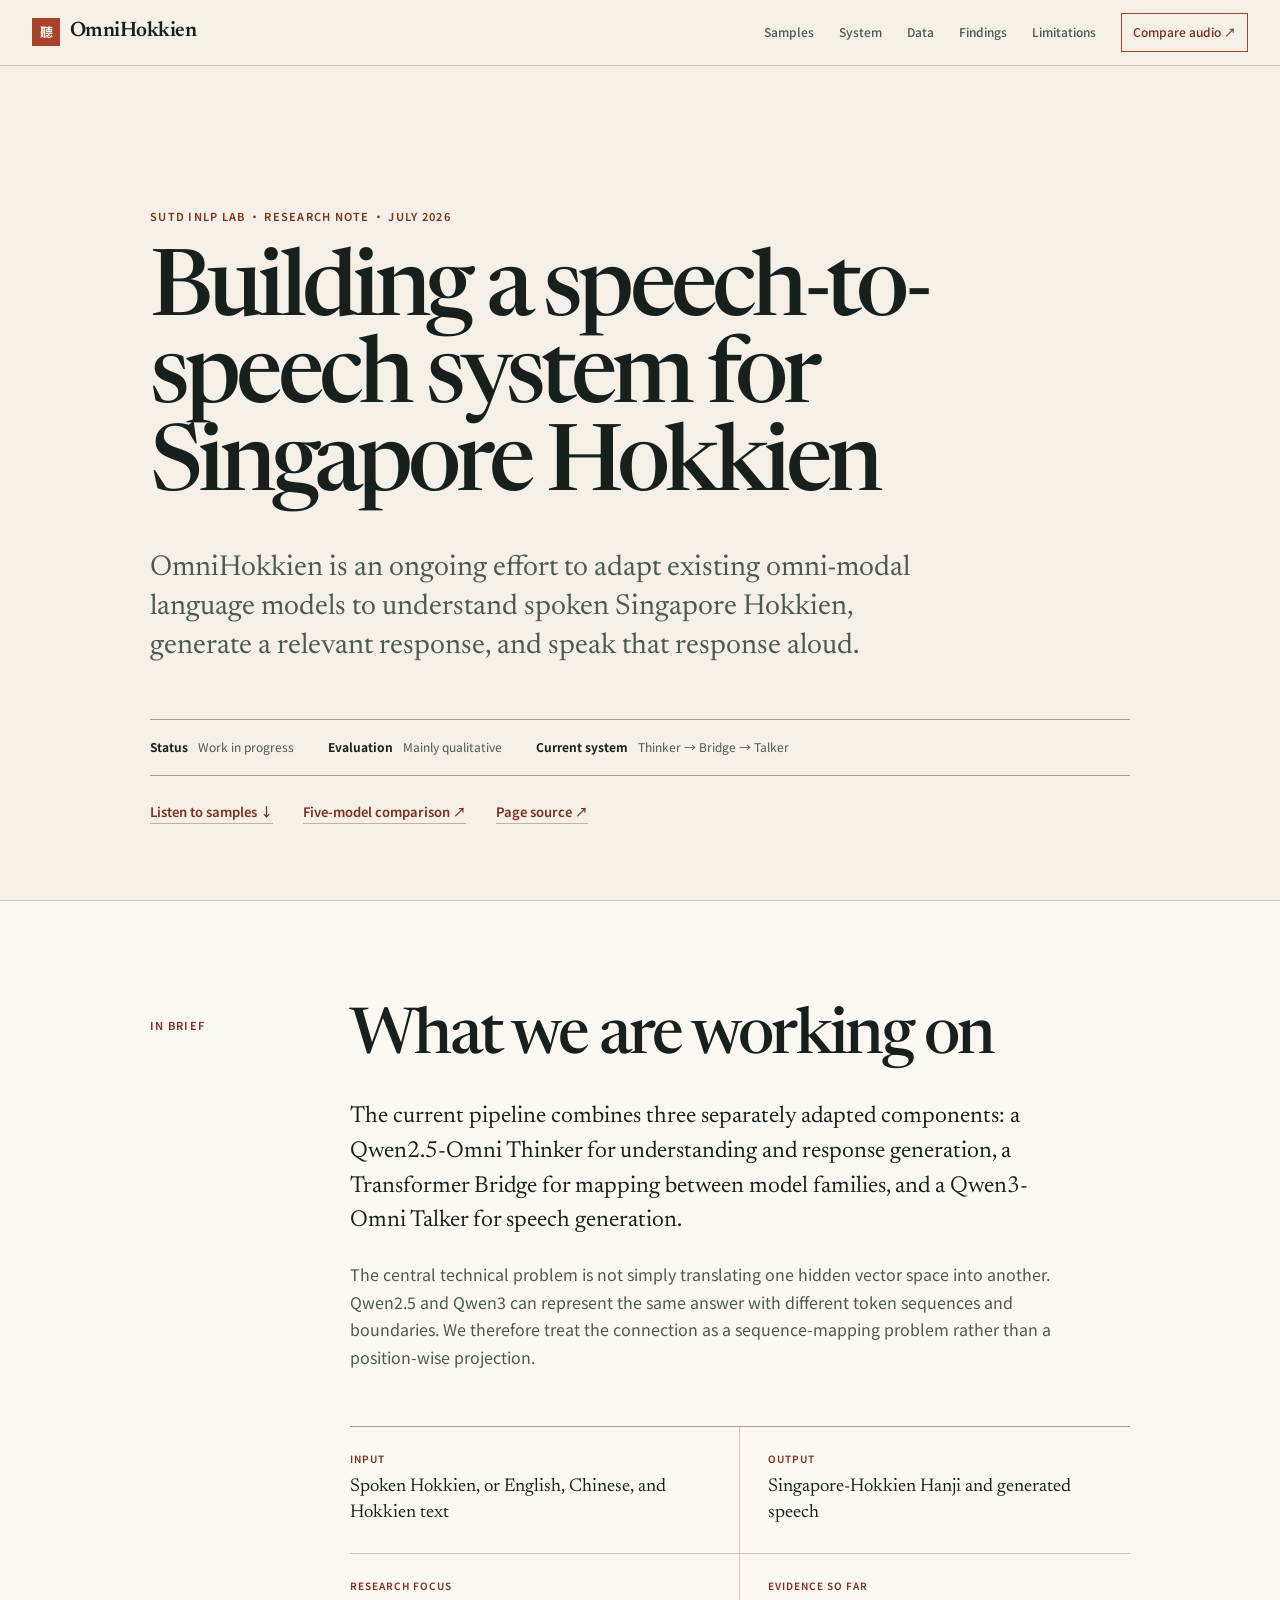
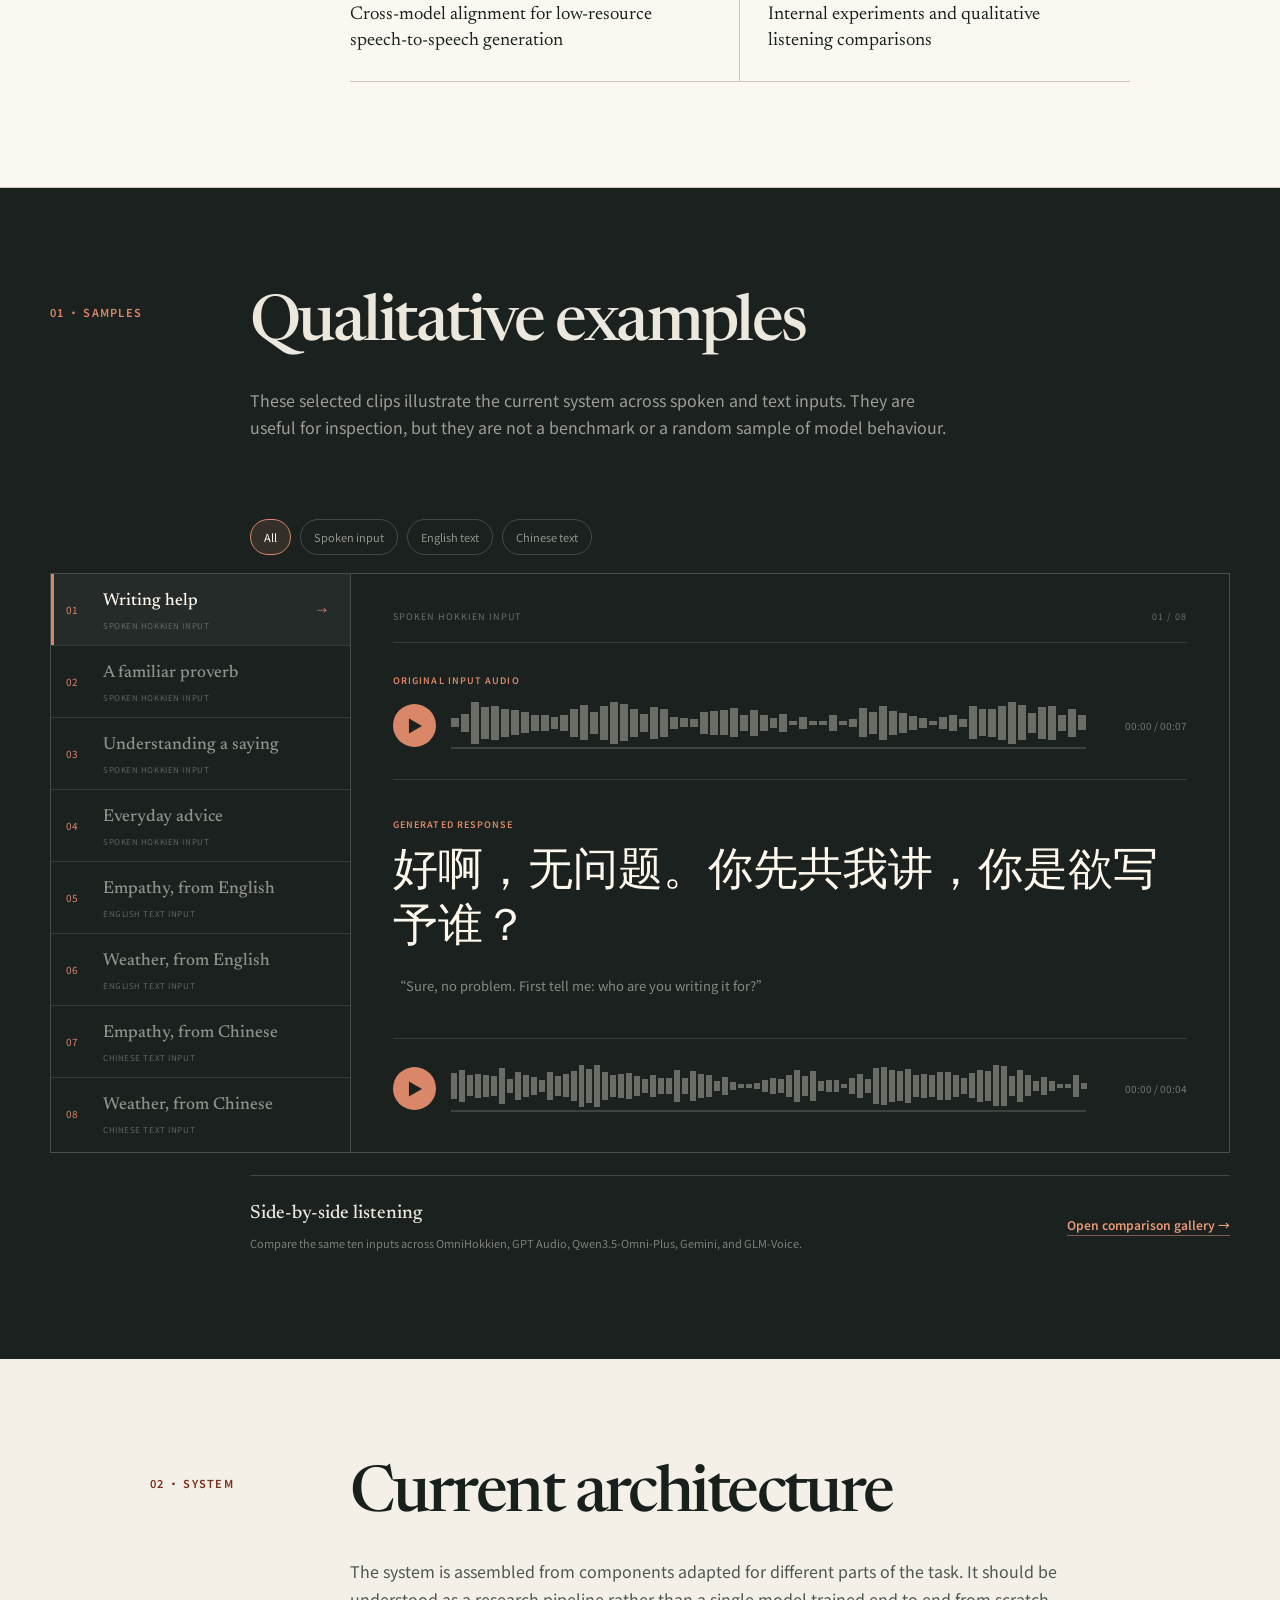
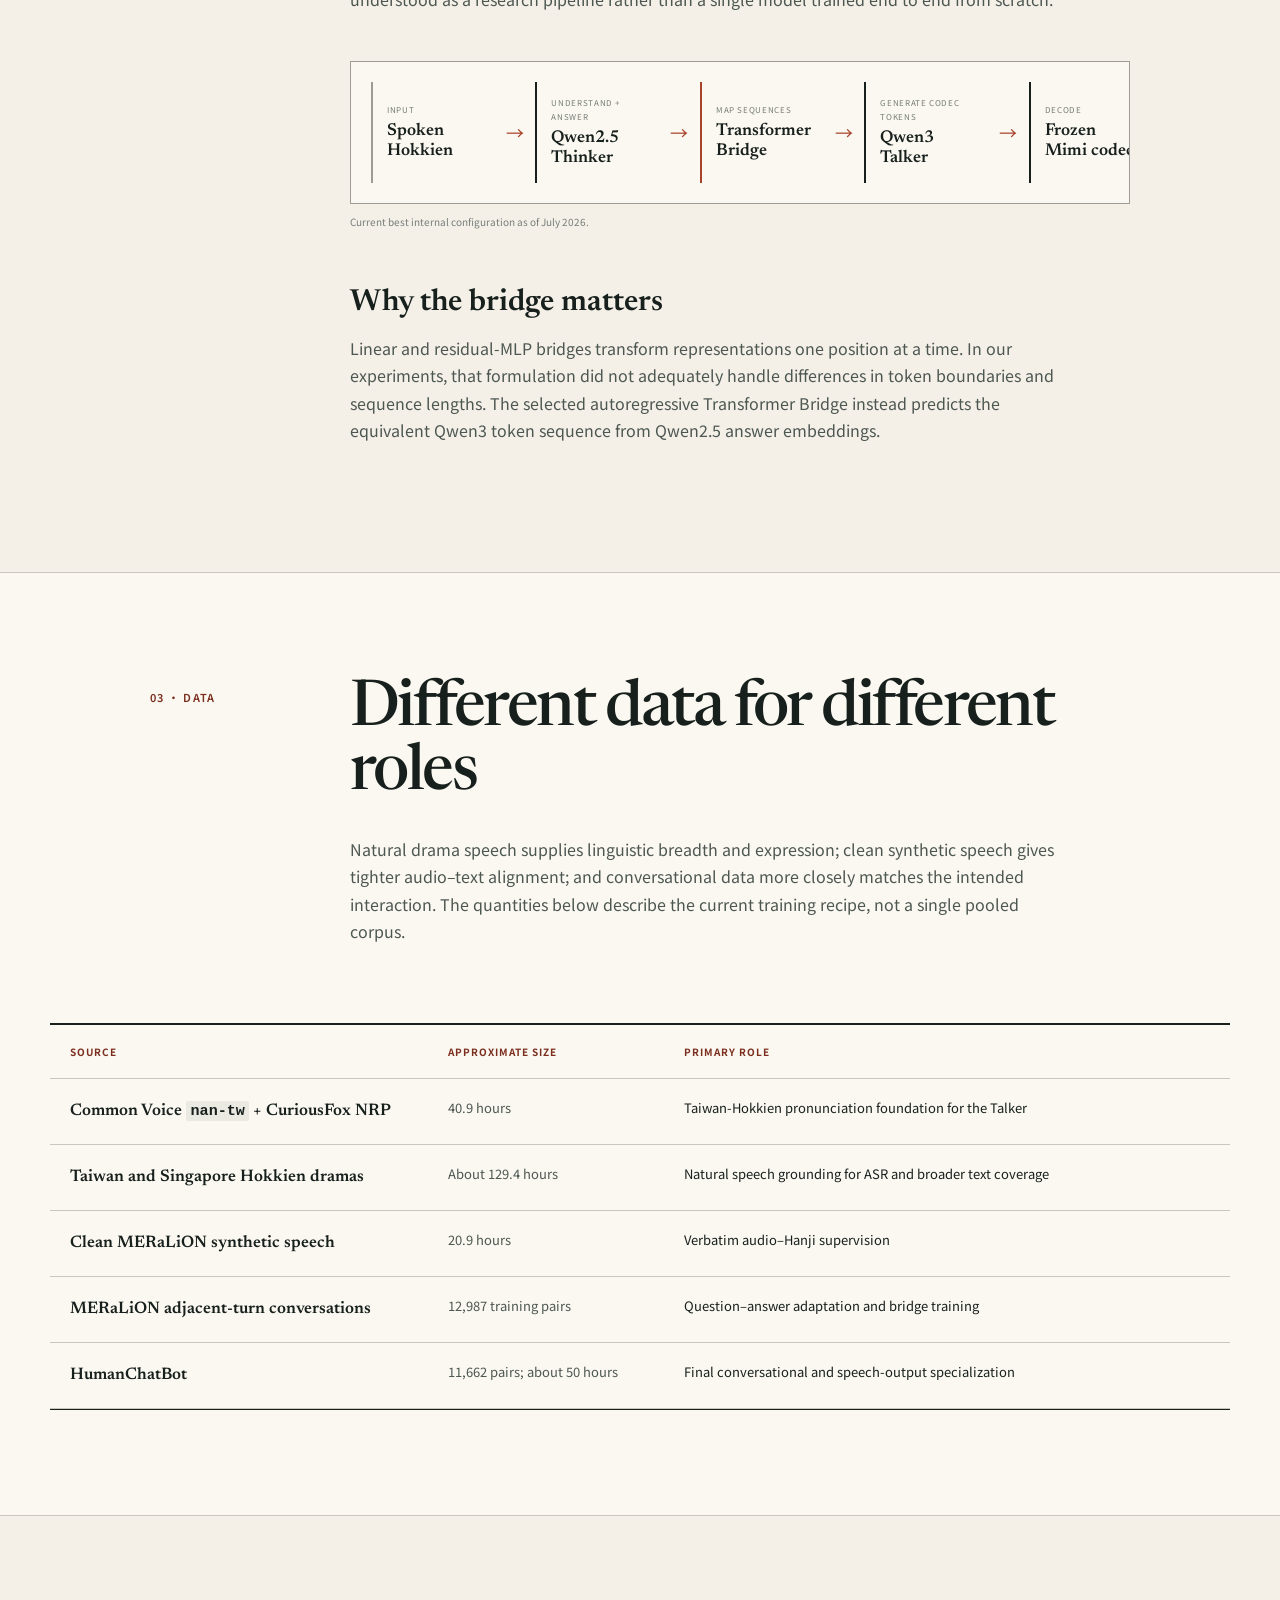
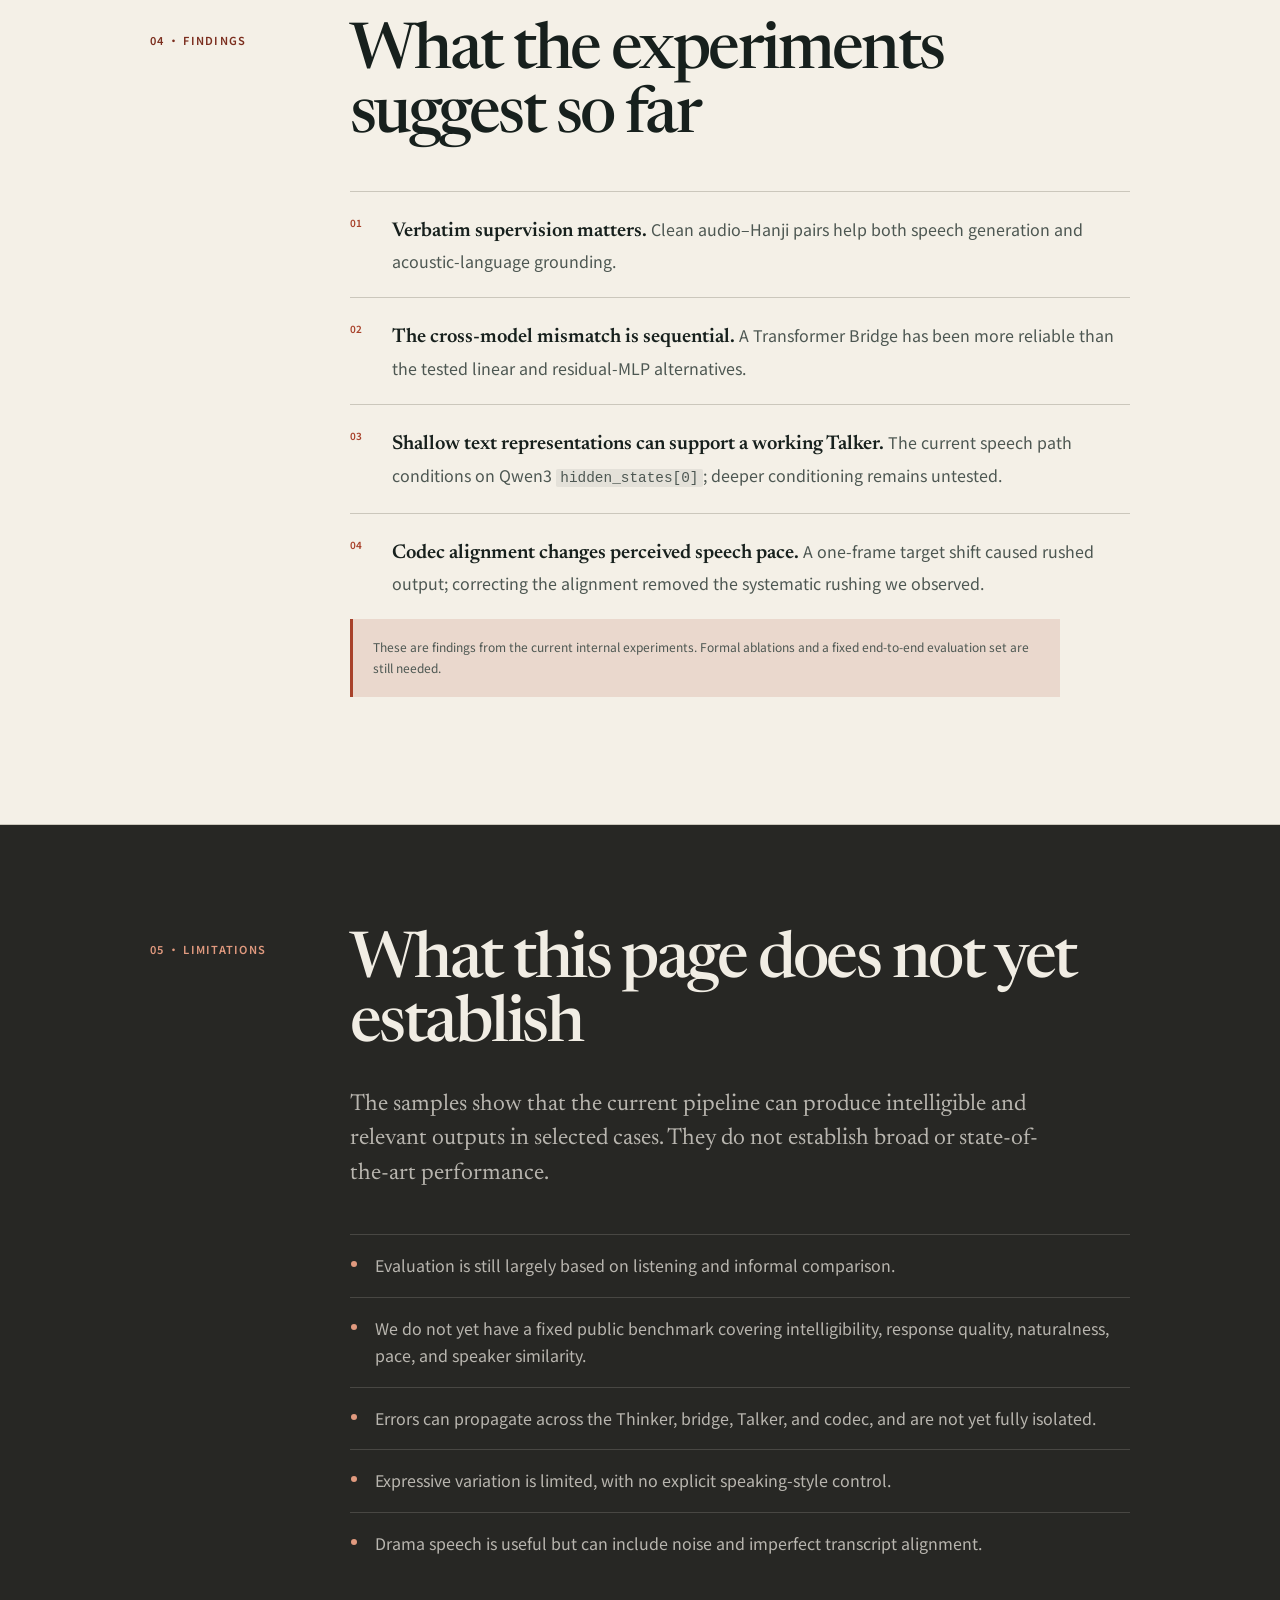
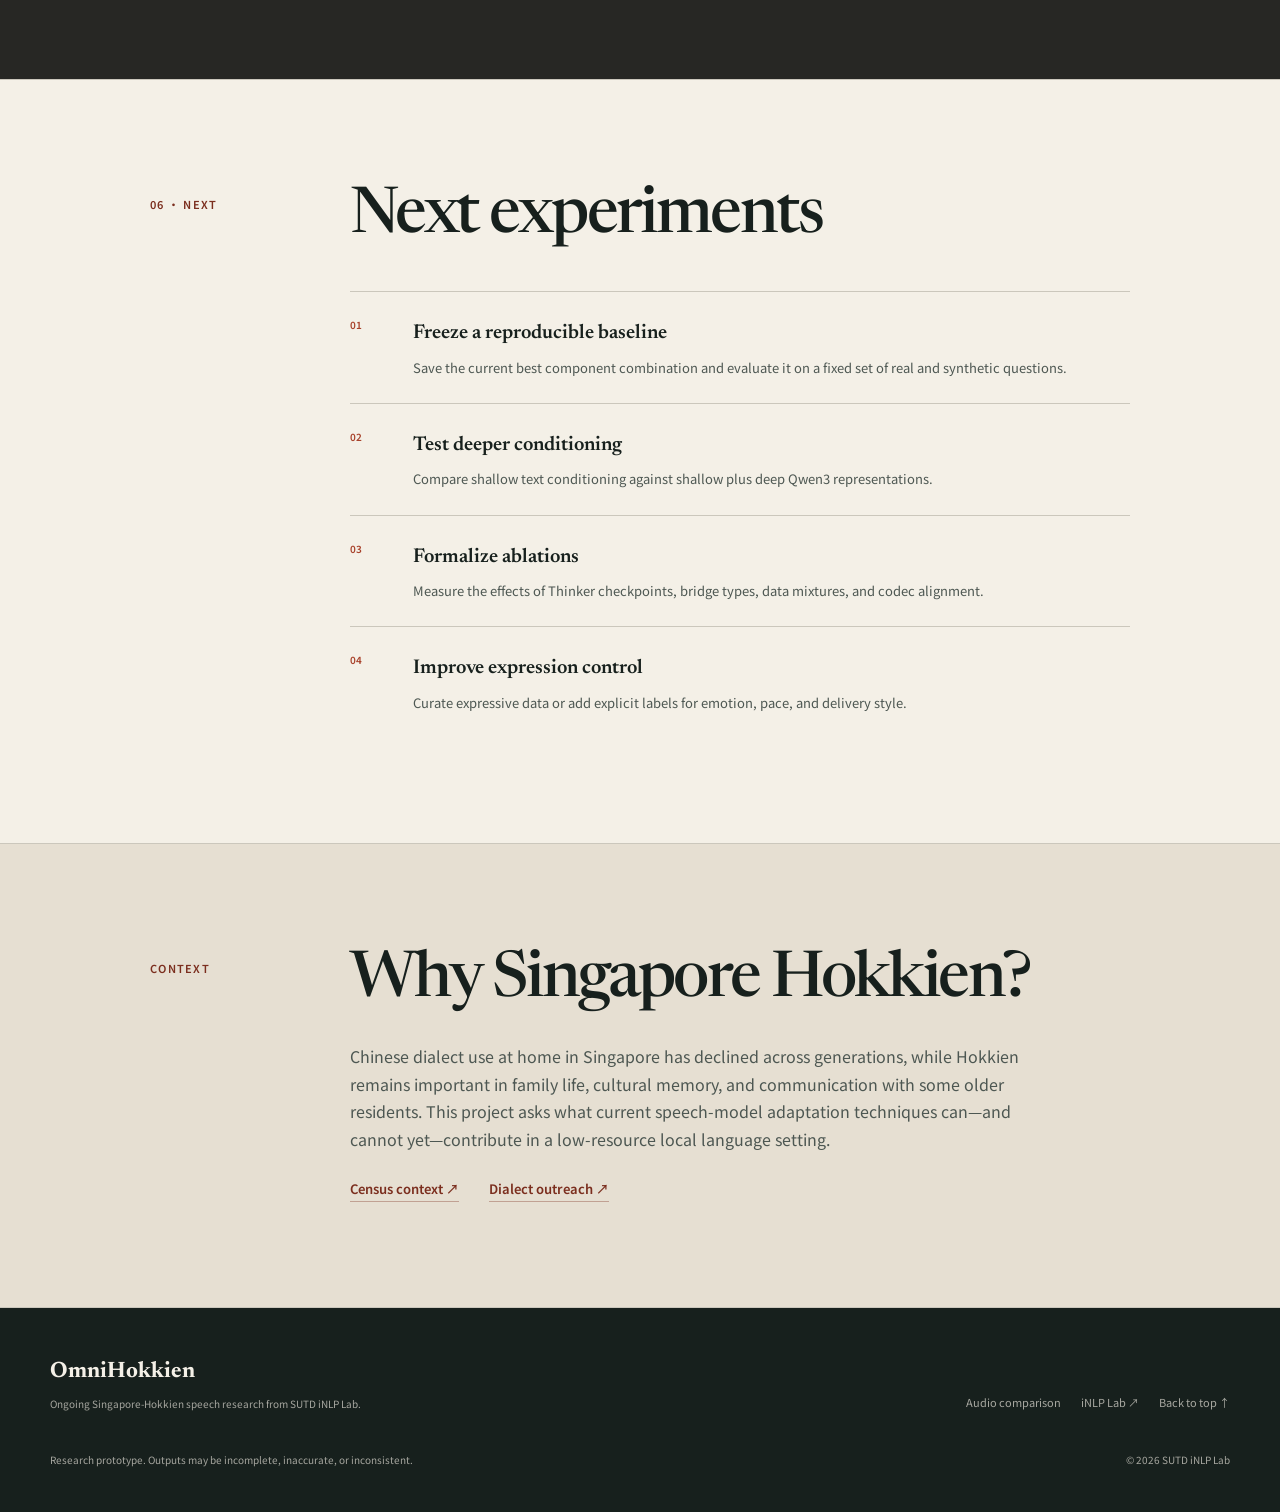
<file: index.html>
<!doctype html>
<html lang="en">
  <head>
    <meta charset="UTF-8" />
    <meta name="viewport" content="width=device-width, initial-scale=1.0" />
    <meta name="theme-color" content="#f4f0e7" />
    <meta
      name="description"
      content="A research note on building a speech-to-speech system for Singapore Hokkien, with qualitative audio samples, architecture, data, findings, and limitations."
    />
    <meta property="og:title" content="OmniHokkien — Building a speech-to-speech system for Singapore Hokkien" />
    <meta
      property="og:description"
      content="An ongoing research project from SUTD iNLP Lab, documented with audio samples, methods, findings, and limitations."
    />
    <title>OmniHokkien — Building a speech-to-speech system for Singapore Hokkien</title>
    <link rel="icon" href="./favicon.svg" type="image/svg+xml" />
    <link rel="preconnect" href="https://fonts.googleapis.com" />
    <link rel="preconnect" href="https://fonts.gstatic.com" crossorigin />
    <link
      href="https://fonts.googleapis.com/css2?family=Newsreader:opsz,wght@6..72,400;6..72,500;6..72,600&family=Noto+Sans+TC:wght@400;500;600&display=swap"
      rel="stylesheet"
    />
    <link rel="stylesheet" href="./article.css" />
    <script src="./script.js" defer></script>
  </head>
  <body>
    <div class="page-progress" aria-hidden="true"><span></span></div>

    <header class="site-header" data-header>
      <a class="wordmark" href="#top" aria-label="OmniHokkien research note">
        <span class="wordmark-mark" aria-hidden="true">聽</span>
        <span>OmniHokkien</span>
      </a>
      <button class="nav-toggle" type="button" aria-expanded="false" aria-controls="site-nav">
        <span></span><span></span>
        <span class="sr-only">Toggle menu</span>
      </button>
      <nav id="site-nav" class="site-nav" aria-label="Article navigation">
        <a href="#samples">Samples</a>
        <a href="#system">System</a>
        <a href="#data">Data</a>
        <a href="#findings">Findings</a>
        <a href="#limitations">Limitations</a>
        <a class="nav-compare" href="./compare.html">Compare audio <span aria-hidden="true">↗</span></a>
      </nav>
    </header>

    <main id="top">
      <article>
        <header class="article-hero">
          <div class="article-shell">
            <p class="article-meta">SUTD iNLP Lab · Research note · July 2026</p>
            <h1>Building a speech-to-speech system for Singapore Hokkien</h1>
            <p class="article-deck">
              OmniHokkien is an ongoing effort to adapt existing omni-modal language
              models to understand spoken Singapore Hokkien, generate a relevant
              response, and speak that response aloud.
            </p>

            <div class="status-line" aria-label="Project status">
              <span><strong>Status</strong> Work in progress</span>
              <span><strong>Evaluation</strong> Mainly qualitative</span>
              <span><strong>Current system</strong> Thinker → Bridge → Talker</span>
            </div>

            <div class="artifact-links" aria-label="Project links">
              <a href="#samples">Listen to samples <span aria-hidden="true">↓</span></a>
              <a href="./compare.html">Five-model comparison <span aria-hidden="true">↗</span></a>
              <a href="https://github.com/mattChrisP/omni_hokkien_page" target="_blank" rel="noreferrer">Page source <span aria-hidden="true">↗</span></a>
            </div>
          </div>
        </header>

        <section class="article-section summary-section" aria-labelledby="summary-title">
          <div class="article-shell article-grid">
            <p class="margin-label">In brief</p>
            <div class="article-copy">
              <h2 id="summary-title">What we are working on</h2>
              <p class="lead">
                The current pipeline combines three separately adapted components:
                a Qwen2.5-Omni Thinker for understanding and response generation, a
                Transformer Bridge for mapping between model families, and a
                Qwen3-Omni Talker for speech generation.
              </p>
              <p>
                The central technical problem is not simply translating one hidden
                vector space into another. Qwen2.5 and Qwen3 can represent the same
                answer with different token sequences and boundaries. We therefore
                treat the connection as a sequence-mapping problem rather than a
                position-wise projection.
              </p>

              <dl class="fact-grid">
                <div>
                  <dt>Input</dt>
                  <dd>Spoken Hokkien, or English, Chinese, and Hokkien text</dd>
                </div>
                <div>
                  <dt>Output</dt>
                  <dd>Singapore-Hokkien Hanji and generated speech</dd>
                </div>
                <div>
                  <dt>Research focus</dt>
                  <dd>Cross-model alignment for low-resource speech-to-speech generation</dd>
                </div>
                <div>
                  <dt>Evidence so far</dt>
                  <dd>Internal experiments and qualitative listening comparisons</dd>
                </div>
              </dl>
            </div>
          </div>
        </section>

        <section id="samples" class="article-section samples-section" aria-labelledby="samples-title">
          <div class="wide-shell">
            <div class="section-heading article-grid">
              <p class="margin-label">01 · Samples</p>
              <div class="article-copy">
                <h2 id="samples-title">Qualitative examples</h2>
                <p>
                  These selected clips illustrate the current system across spoken
                  and text inputs. They are useful for inspection, but they are not a
                  benchmark or a random sample of model behaviour.
                </p>
              </div>
            </div>

            <div class="demo-filters" role="tablist" aria-label="Filter audio samples">
              <button class="filter-button is-active" type="button" role="tab" aria-selected="true" data-filter="all">All</button>
              <button class="filter-button" type="button" role="tab" aria-selected="false" data-filter="speech">Spoken input</button>
              <button class="filter-button" type="button" role="tab" aria-selected="false" data-filter="english">English text</button>
              <button class="filter-button" type="button" role="tab" aria-selected="false" data-filter="chinese">Chinese text</button>
            </div>

            <div class="demo-stage">
              <div class="demo-list-wrap">
                <ol class="demo-list" data-demo-list aria-label="Demo samples"></ol>
              </div>

              <article class="demo-detail" data-demo-detail aria-live="polite">
                <div class="demo-detail-topline">
                  <span class="demo-kind"></span>
                  <span class="demo-count"></span>
                </div>
                <div class="demo-text-input">
                  <p class="demo-prompt-label">Input</p>
                  <h3 class="demo-prompt"></h3>
                </div>
                <div class="demo-audio-input" hidden>
                  <p class="demo-prompt-label">Original input audio</p>
                  <div class="input-player">
                    <button class="input-play" type="button" aria-label="Play Hokkien input audio"><span aria-hidden="true">▶</span></button>
                    <div class="input-timeline">
                      <div class="input-waveform" data-input-waveform aria-hidden="true"></div>
                      <div class="input-track" aria-hidden="true"><span></span></div>
                    </div>
                    <time class="input-time">00:00 / 00:00</time>
                    <audio data-input-audio preload="metadata"></audio>
                  </div>
                </div>
                <div class="demo-response">
                  <p class="demo-prompt-label">Generated response</p>
                  <p class="demo-hanji" lang="nan-Hant"></p>
                  <p class="demo-gloss"></p>
                </div>
                <div class="demo-player">
                  <button class="demo-play" type="button" aria-label="Play generated response"><span aria-hidden="true">▶</span></button>
                  <div class="demo-timeline">
                    <div class="demo-waveform" data-waveform aria-hidden="true"></div>
                    <div class="demo-track" aria-hidden="true"><span></span></div>
                  </div>
                  <time class="demo-time">00:00 / 00:00</time>
                  <audio data-reply-audio preload="metadata"></audio>
                </div>
              </article>
            </div>

            <aside class="comparison-callout">
              <div>
                <strong>Side-by-side listening</strong>
                <p>Compare the same ten inputs across OmniHokkien, GPT Audio, Qwen3.5-Omni-Plus, Gemini, and GLM-Voice.</p>
              </div>
              <a href="./compare.html">Open comparison gallery <span aria-hidden="true">→</span></a>
            </aside>
          </div>
        </section>

        <section id="system" class="article-section" aria-labelledby="system-title">
          <div class="article-shell article-grid">
            <p class="margin-label">02 · System</p>
            <div class="article-copy">
              <h2 id="system-title">Current architecture</h2>
              <p>
                The system is assembled from components adapted for different parts
                of the task. It should be understood as a research pipeline rather
                than a single model trained end to end from scratch.
              </p>

              <figure class="system-figure">
                <div class="system-flow" aria-label="Spoken Hokkien passes through a Qwen2.5 Thinker, Transformer Bridge, Qwen3 Talker, and frozen codec">
                  <div class="flow-input">
                    <span>Input</span>
                    <strong>Spoken Hokkien</strong>
                  </div>
                  <span class="flow-arrow" aria-hidden="true">→</span>
                  <div>
                    <span>Understand + answer</span>
                    <strong>Qwen2.5 Thinker</strong>
                  </div>
                  <span class="flow-arrow" aria-hidden="true">→</span>
                  <div class="flow-accent">
                    <span>Map sequences</span>
                    <strong>Transformer Bridge</strong>
                  </div>
                  <span class="flow-arrow" aria-hidden="true">→</span>
                  <div>
                    <span>Generate codec tokens</span>
                    <strong>Qwen3 Talker</strong>
                  </div>
                  <span class="flow-arrow" aria-hidden="true">→</span>
                  <div>
                    <span>Decode</span>
                    <strong>Frozen Mimi codec</strong>
                  </div>
                </div>
                <figcaption>Current best internal configuration as of July 2026.</figcaption>
              </figure>

              <h3>Why the bridge matters</h3>
              <p>
                Linear and residual-MLP bridges transform representations one
                position at a time. In our experiments, that formulation did not
                adequately handle differences in token boundaries and sequence
                lengths. The selected autoregressive Transformer Bridge instead
                predicts the equivalent Qwen3 token sequence from Qwen2.5 answer
                embeddings.
              </p>
            </div>
          </div>
        </section>

        <section id="data" class="article-section data-section" aria-labelledby="data-title">
          <div class="article-shell article-grid">
            <p class="margin-label">03 · Data</p>
            <div class="article-copy">
              <h2 id="data-title">Different data for different roles</h2>
              <p>
                Natural drama speech supplies linguistic breadth and expression;
                clean synthetic speech gives tighter audio–text alignment; and
                conversational data more closely matches the intended interaction.
                The quantities below describe the current training recipe, not a
                single pooled corpus.
              </p>
            </div>
          </div>

          <div class="table-shell" role="region" aria-label="Training data summary" tabindex="0">
            <table>
              <thead>
                <tr>
                  <th>Source</th>
                  <th>Approximate size</th>
                  <th>Primary role</th>
                </tr>
              </thead>
              <tbody>
                <tr>
                  <td>Common Voice <code>nan-tw</code> + CuriousFox NRP</td>
                  <td>40.9 hours</td>
                  <td>Taiwan-Hokkien pronunciation foundation for the Talker</td>
                </tr>
                <tr>
                  <td>Taiwan and Singapore Hokkien dramas</td>
                  <td>About 129.4 hours</td>
                  <td>Natural speech grounding for ASR and broader text coverage</td>
                </tr>
                <tr>
                  <td>Clean MERaLiON synthetic speech</td>
                  <td>20.9 hours</td>
                  <td>Verbatim audio–Hanji supervision</td>
                </tr>
                <tr>
                  <td>MERaLiON adjacent-turn conversations</td>
                  <td>12,987 training pairs</td>
                  <td>Question–answer adaptation and bridge training</td>
                </tr>
                <tr>
                  <td>HumanChatBot</td>
                  <td>11,662 pairs; about 50 hours</td>
                  <td>Final conversational and speech-output specialization</td>
                </tr>
              </tbody>
            </table>
          </div>
        </section>

        <section id="findings" class="article-section" aria-labelledby="findings-title">
          <div class="article-shell article-grid">
            <p class="margin-label">04 · Findings</p>
            <div class="article-copy">
              <h2 id="findings-title">What the experiments suggest so far</h2>
              <ol class="finding-list">
                <li>
                  <strong>Verbatim supervision matters.</strong>
                  Clean audio–Hanji pairs help both speech generation and acoustic-language grounding.
                </li>
                <li>
                  <strong>The cross-model mismatch is sequential.</strong>
                  A Transformer Bridge has been more reliable than the tested linear and residual-MLP alternatives.
                </li>
                <li>
                  <strong>Shallow text representations can support a working Talker.</strong>
                  The current speech path conditions on Qwen3 <code>hidden_states[0]</code>; deeper conditioning remains untested.
                </li>
                <li>
                  <strong>Codec alignment changes perceived speech pace.</strong>
                  A one-frame target shift caused rushed output; correcting the alignment removed the systematic rushing we observed.
                </li>
              </ol>
              <p class="evidence-note">
                These are findings from the current internal experiments. Formal
                ablations and a fixed end-to-end evaluation set are still needed.
              </p>
            </div>
          </div>
        </section>

        <section id="limitations" class="article-section limitations-section" aria-labelledby="limitations-title">
          <div class="article-shell article-grid">
            <p class="margin-label">05 · Limitations</p>
            <div class="article-copy">
              <h2 id="limitations-title">What this page does not yet establish</h2>
              <p class="lead">
                The samples show that the current pipeline can produce intelligible
                and relevant outputs in selected cases. They do not establish broad
                or state-of-the-art performance.
              </p>
              <ul class="limitation-list">
                <li>Evaluation is still largely based on listening and informal comparison.</li>
                <li>We do not yet have a fixed public benchmark covering intelligibility, response quality, naturalness, pace, and speaker similarity.</li>
                <li>Errors can propagate across the Thinker, bridge, Talker, and codec, and are not yet fully isolated.</li>
                <li>Expressive variation is limited, with no explicit speaking-style control.</li>
                <li>Drama speech is useful but can include noise and imperfect transcript alignment.</li>
              </ul>
            </div>
          </div>
        </section>

        <section id="next" class="article-section next-section" aria-labelledby="next-title">
          <div class="article-shell article-grid">
            <p class="margin-label">06 · Next</p>
            <div class="article-copy">
              <h2 id="next-title">Next experiments</h2>
              <ol class="next-list">
                <li><span>01</span><div><strong>Freeze a reproducible baseline</strong><p>Save the current best component combination and evaluate it on a fixed set of real and synthetic questions.</p></div></li>
                <li><span>02</span><div><strong>Test deeper conditioning</strong><p>Compare shallow text conditioning against shallow plus deep Qwen3 representations.</p></div></li>
                <li><span>03</span><div><strong>Formalize ablations</strong><p>Measure the effects of Thinker checkpoints, bridge types, data mixtures, and codec alignment.</p></div></li>
                <li><span>04</span><div><strong>Improve expression control</strong><p>Curate expressive data or add explicit labels for emotion, pace, and delivery style.</p></div></li>
              </ol>
            </div>
          </div>
        </section>

        <section class="article-section context-section" aria-labelledby="context-title">
          <div class="article-shell article-grid">
            <p class="margin-label">Context</p>
            <div class="article-copy">
              <h2 id="context-title">Why Singapore Hokkien?</h2>
              <p>
                Chinese dialect use at home in Singapore has declined across
                generations, while Hokkien remains important in family life, cultural
                memory, and communication with some older residents. This project
                asks what current speech-model adaptation techniques can—and cannot
                yet—contribute in a low-resource local language setting.
              </p>
              <div class="source-links">
                <a href="https://www.channelnewsasia.com/singapore/chinese-dialects-teochew-hokkien-cantonese-singapore-infocus-3144121" target="_blank" rel="noreferrer">Census context <span aria-hidden="true">↗</span></a>
                <a href="https://knowledge.csc.gov.sg/ethos-issue-15/communicating-to-our-pioneer-generation/" target="_blank" rel="noreferrer">Dialect outreach <span aria-hidden="true">↗</span></a>
              </div>
            </div>
          </div>
        </section>
      </article>
    </main>

    <footer class="site-footer">
      <div class="wide-shell footer-grid">
        <div>
          <strong>OmniHokkien</strong>
          <p>Ongoing Singapore-Hokkien speech research from SUTD iNLP Lab.</p>
        </div>
        <div class="footer-links">
          <a href="./compare.html">Audio comparison</a>
          <a href="https://inlp-lab.github.io/" target="_blank" rel="noreferrer">iNLP Lab ↗</a>
          <a href="#top">Back to top ↑</a>
        </div>
        <p class="footer-note">Research prototype. Outputs may be incomplete, inaccurate, or inconsistent.</p>
        <p>© <span data-year></span> SUTD iNLP Lab</p>
      </div>
    </footer>
  </body>
</html>
</file>
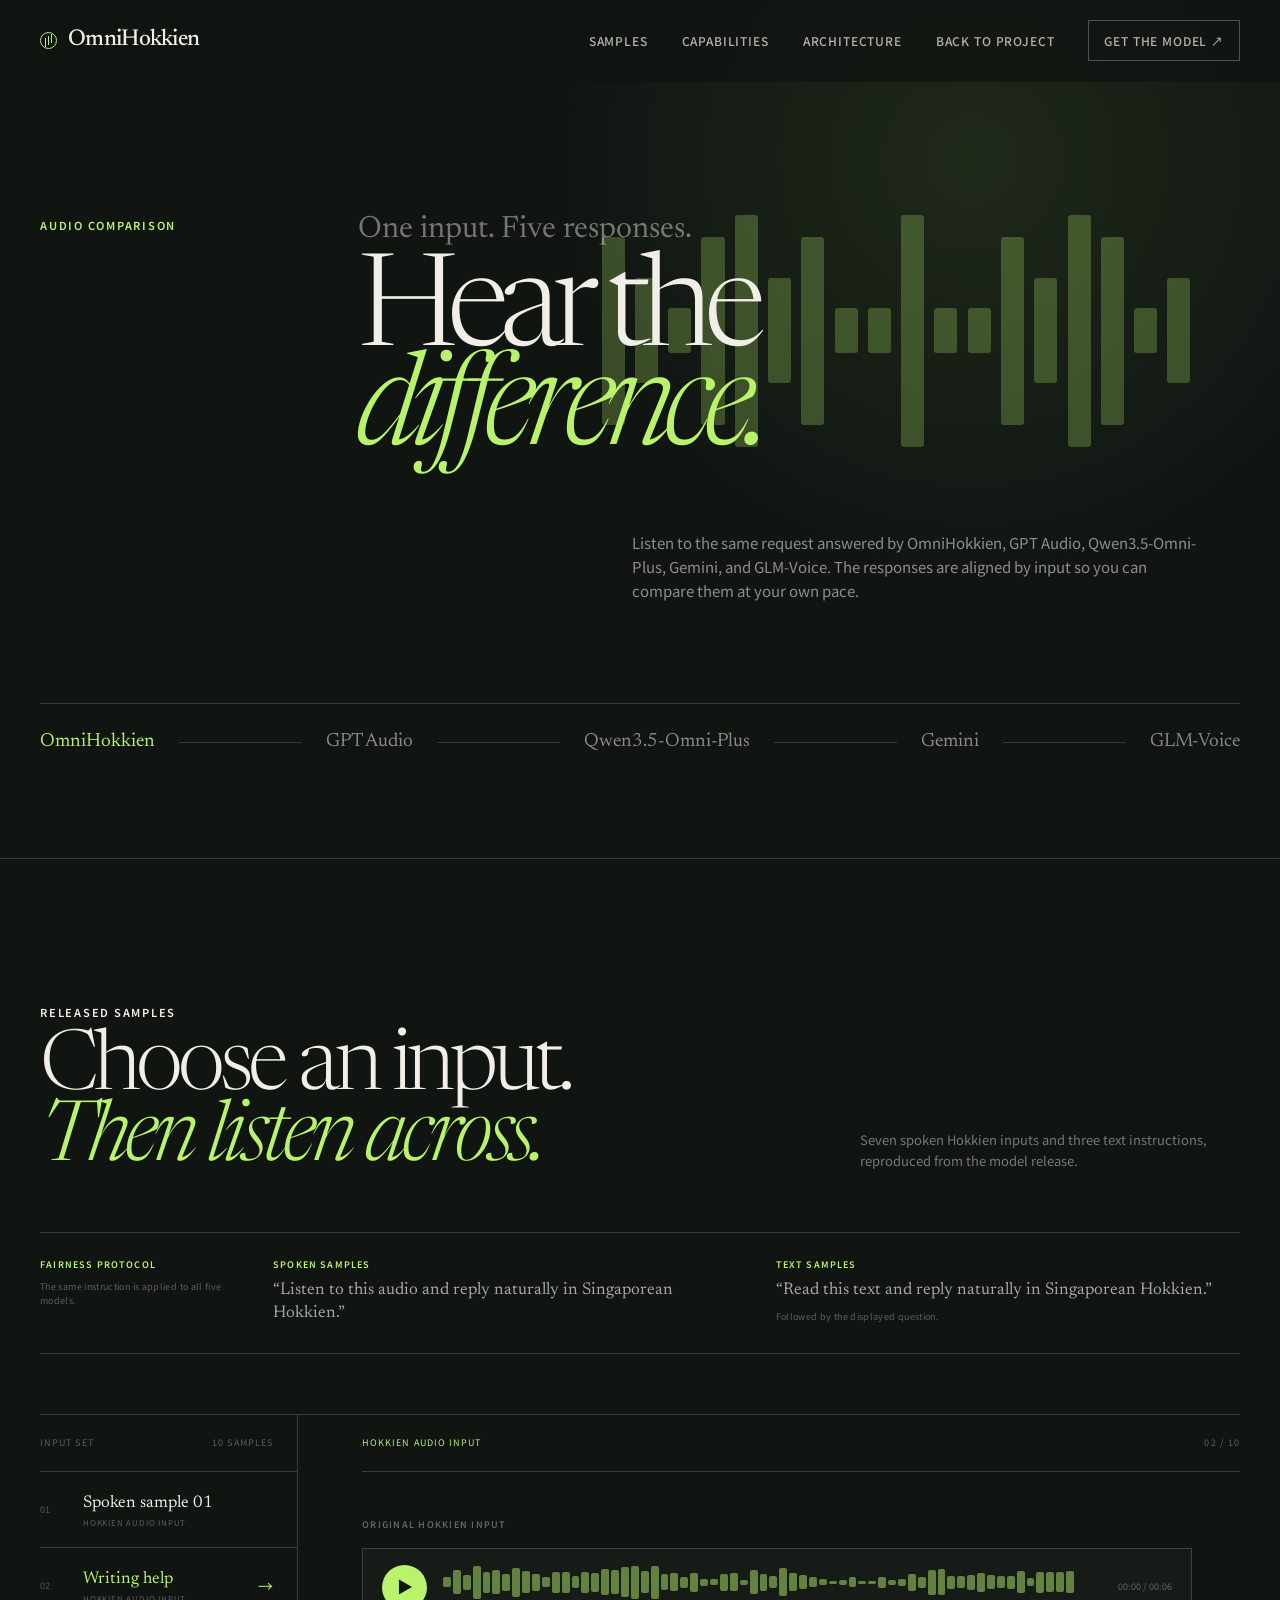
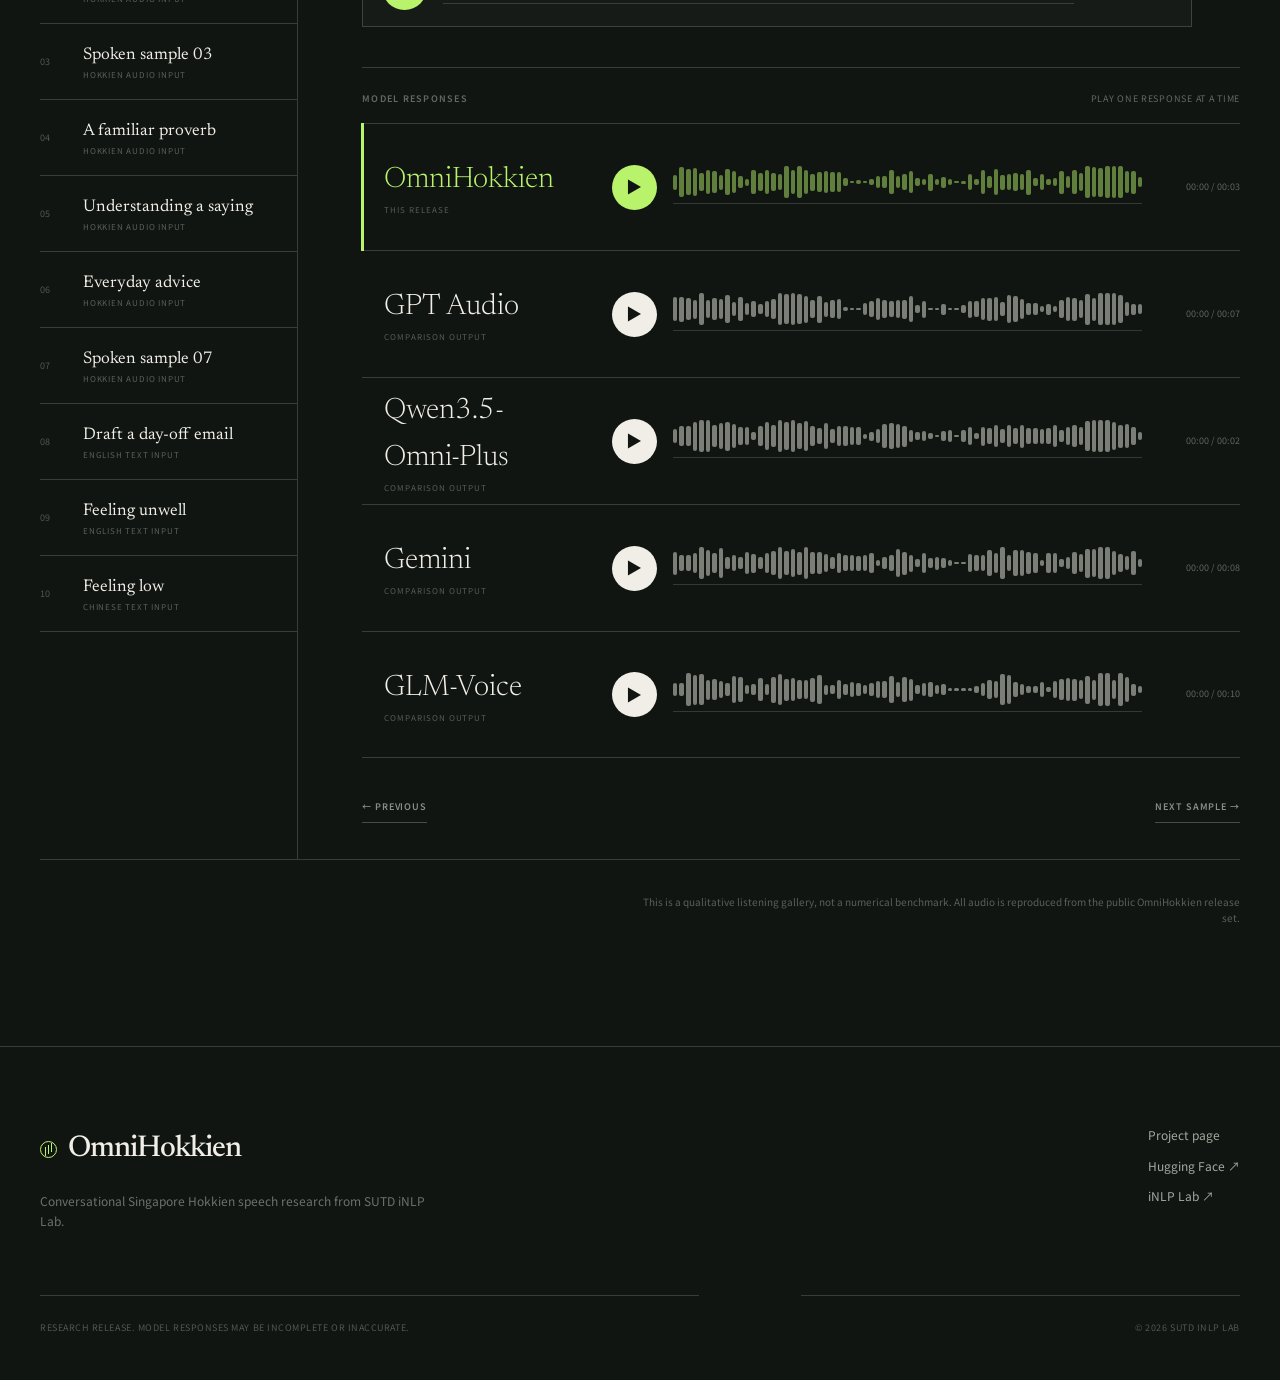
<file: compare.html>
<!doctype html>
<html lang="en">
  <head>
    <meta charset="UTF-8" />
    <meta name="viewport" content="width=device-width, initial-scale=1.0" />
    <meta name="theme-color" content="#101512" />
    <meta
      name="description"
      content="Listen to OmniHokkien alongside GPT Audio, Qwen3.5-Omni-Plus, Gemini, and GLM-Voice on the same Hokkien and text inputs."
    />
    <title>Listen side by side — OmniHokkien</title>
    <link rel="icon" href="./favicon.svg" type="image/svg+xml" />
    <link rel="preconnect" href="https://fonts.googleapis.com" />
    <link rel="preconnect" href="https://fonts.gstatic.com" crossorigin />
    <link
      href="https://fonts.googleapis.com/css2?family=Newsreader:opsz,wght@6..72,300;6..72,400;6..72,500&family=Noto+Sans+TC:wght@400;500;600&display=swap"
      rel="stylesheet"
    />
    <link rel="stylesheet" href="./styles.css" />
    <link rel="stylesheet" href="./compare.css" />
    <script src="./compare.js" defer></script>
  </head>
  <body class="compare-page">
    <div class="page-progress" aria-hidden="true"><span></span></div>

    <header class="site-header" data-header>
      <a class="wordmark" href="./index.html" aria-label="Back to OmniHokkien home">
        <span class="wordmark-signal" aria-hidden="true"></span>
        OmniHokkien
      </a>
      <button class="nav-toggle" type="button" aria-expanded="false" aria-controls="site-nav">
        <span></span><span></span>
        <span class="sr-only">Toggle menu</span>
      </button>
      <nav id="site-nav" class="site-nav" aria-label="Comparison navigation">
        <a href="#compare">Samples</a>
        <a href="./index.html#capabilities">Capabilities</a>
        <a href="./index.html#architecture">Architecture</a>
        <a href="./index.html">Back to project</a>
        <a
          class="nav-external"
          href="https://huggingface.co/iNLP-Lab/OmniHokkien"
          target="_blank"
          rel="noreferrer"
        >Get the model <span aria-hidden="true">↗</span></a>
      </nav>
    </header>

    <main id="top">
      <section class="compare-hero" aria-labelledby="compare-title">
        <div class="compare-hero-signal" aria-hidden="true">
          <span></span><span></span><span></span><span></span><span></span><span></span>
          <span></span><span></span><span></span><span></span><span></span><span></span>
          <span></span><span></span><span></span><span></span><span></span><span></span>
        </div>
        <div class="section-shell compare-hero-grid">
          <p class="section-index compare-entrance">Audio comparison</p>
          <div class="compare-hero-copy compare-entrance">
            <p class="compare-kicker">One input. Five responses.</p>
            <h1 id="compare-title">Hear the<br /><em>difference.</em></h1>
            <p>
              Listen to the same request answered by OmniHokkien, GPT Audio,
              Qwen3.5-Omni-Plus, Gemini, and GLM-Voice. The responses are aligned
              by input so you can compare them at your own pace.
            </p>
          </div>
          <div class="compare-model-line compare-entrance" aria-label="Models in this comparison">
            <span>OmniHokkien</span>
            <i></i>
            <span>GPT Audio</span>
            <i></i>
            <span>Qwen3.5-Omni-Plus</span>
            <i></i>
            <span>Gemini</span>
            <i></i>
            <span>GLM-Voice</span>
          </div>
        </div>
      </section>

      <section id="compare" class="compare-room" aria-labelledby="room-title">
        <div class="section-shell">
          <div class="room-heading">
            <div>
              <p class="section-index">Released samples</p>
              <h2 id="room-title">Choose an input.<br /><em>Then listen across.</em></h2>
            </div>
            <p>
              Seven spoken Hokkien inputs and three text instructions,
              reproduced from the model release.
            </p>
          </div>

          <div class="comparison-protocol" aria-label="Shared comparison prompts">
            <div>
              <p>Fairness protocol</p>
              <span>The same instruction is applied to all five models.</span>
            </div>
            <div>
              <p>Spoken samples</p>
              <q>Listen to this audio and reply naturally in Singaporean Hokkien.</q>
            </div>
            <div>
              <p>Text samples</p>
              <q>Read this text and reply naturally in Singaporean Hokkien.</q>
              <span>Followed by the displayed question.</span>
            </div>
          </div>

          <div class="compare-workspace">
            <aside class="sample-rail" aria-label="Comparison samples">
              <div class="sample-rail-topline">
                <span>Input set</span>
                <span>10 samples</span>
              </div>
              <ol class="compare-sample-list" data-compare-samples></ol>
            </aside>

            <article class="comparison-detail" data-comparison-detail aria-live="polite">
              <div class="comparison-topline">
                <span class="comparison-kind"></span>
                <span class="comparison-count"></span>
              </div>

              <div class="comparison-input" data-comparison-input></div>

              <div class="output-heading">
                <p>Model responses</p>
                <span>Play one response at a time</span>
              </div>
              <div class="model-outputs" data-model-outputs></div>

              <div class="sample-nav">
                <button type="button" data-previous-sample>← Previous</button>
                <button type="button" data-next-sample>Next sample →</button>
              </div>
            </article>
          </div>

          <p class="comparison-method">
            This is a qualitative listening gallery, not a numerical benchmark.
            All audio is reproduced from the public OmniHokkien release set.
          </p>
        </div>
      </section>
    </main>

    <footer class="site-footer section-ink">
      <div class="section-shell footer-grid">
        <div>
          <a class="wordmark footer-wordmark" href="./index.html">
            <span class="wordmark-signal" aria-hidden="true"></span>
            OmniHokkien
          </a>
          <p>Conversational Singapore Hokkien speech research from SUTD iNLP Lab.</p>
        </div>
        <div class="footer-links">
          <a href="./index.html">Project page</a>
          <a href="https://huggingface.co/iNLP-Lab/OmniHokkien" target="_blank" rel="noreferrer">Hugging Face ↗</a>
          <a href="https://inlp-lab.github.io/" target="_blank" rel="noreferrer">iNLP Lab ↗</a>
        </div>
        <p class="footer-note">Research release. Model responses may be incomplete or inaccurate.</p>
        <p class="footer-copyright">© <span data-year></span> SUTD iNLP Lab</p>
      </div>
    </footer>
  </body>
</html>
</file>
<file: article.css>
:root {
  --paper: #f4f0e7;
  --paper-raised: #fbf8f1;
  --ink: #17201d;
  --ink-soft: #4d5752;
  --muted: #767d78;
  --line: #cbc7bc;
  --line-dark: #9d9b93;
  --accent: #a8422b;
  --accent-dark: #7b2e1e;
  --accent-pale: #ead8cd;
  --display: "Newsreader", "Iowan Old Style", "Times New Roman", serif;
  --sans: "Noto Sans TC", "Avenir Next", sans-serif;
  --article: min(980px, calc(100vw - 48px));
  --wide: min(1180px, calc(100vw - 64px));
}

* {
  box-sizing: border-box;
}

html {
  scroll-behavior: smooth;
}

body {
  margin: 0;
  color: var(--ink);
  background: var(--paper);
  font-family: var(--sans);
  font-size: 16px;
  line-height: 1.72;
}

a {
  color: inherit;
  text-decoration: none;
}

button {
  color: inherit;
  font: inherit;
}

code {
  padding: 0.08em 0.3em;
  background: rgba(23, 32, 29, 0.07);
  border-radius: 2px;
  font-size: 0.9em;
}

[hidden] {
  display: none !important;
}

.sr-only {
  position: absolute;
  width: 1px;
  height: 1px;
  padding: 0;
  margin: -1px;
  overflow: hidden;
  clip: rect(0, 0, 0, 0);
  white-space: nowrap;
  border: 0;
}

.article-shell,
.wide-shell {
  width: var(--article);
  margin: 0 auto;
}

.wide-shell {
  width: var(--wide);
}

.page-progress {
  position: fixed;
  top: 0;
  left: 0;
  z-index: 100;
  width: 100%;
  height: 2px;
}

.page-progress span {
  display: block;
  width: 0;
  height: 100%;
  background: var(--accent);
}

.site-header {
  position: sticky;
  top: 0;
  z-index: 80;
  display: flex;
  align-items: center;
  justify-content: space-between;
  min-height: 66px;
  padding: 0 32px;
  background: rgba(244, 240, 231, 0.96);
  border-bottom: 1px solid var(--line);
  backdrop-filter: blur(12px);
}

.wordmark {
  display: inline-flex;
  gap: 10px;
  align-items: center;
  font-family: var(--display);
  font-size: 21px;
  font-weight: 600;
  letter-spacing: -0.025em;
}

.wordmark-mark {
  display: grid;
  width: 28px;
  height: 28px;
  place-items: center;
  color: var(--paper-raised);
  background: var(--accent);
  font-family: var(--sans);
  font-size: 13px;
  font-weight: 600;
}

.site-nav {
  display: flex;
  gap: 25px;
  align-items: center;
  color: var(--ink-soft);
  font-size: 12px;
  font-weight: 500;
}

.site-nav a {
  border-bottom: 1px solid transparent;
}

.site-nav a:hover {
  color: var(--accent-dark);
  border-color: currentColor;
}

.site-nav .nav-compare {
  padding: 8px 11px;
  color: var(--accent-dark);
  border: 1px solid var(--accent);
}

.nav-toggle {
  display: none;
}

.article-hero {
  padding: clamp(86px, 11vw, 148px) 0 76px;
  border-bottom: 1px solid var(--line);
}

.article-meta,
.margin-label {
  margin: 0;
  color: var(--accent-dark);
  font-size: 11px;
  font-weight: 600;
  letter-spacing: 0.115em;
  text-transform: uppercase;
}

.article-hero h1 {
  max-width: 940px;
  margin: 24px 0 0;
  font-family: var(--display);
  font-size: clamp(3.5rem, 7.2vw, 7rem);
  font-weight: 500;
  line-height: 0.95;
  letter-spacing: -0.052em;
}

.article-deck {
  max-width: 760px;
  margin: 38px 0 0;
  color: var(--ink-soft);
  font-family: var(--display);
  font-size: clamp(1.35rem, 2.25vw, 1.8rem);
  line-height: 1.35;
}

.status-line {
  display: flex;
  flex-wrap: wrap;
  gap: 15px 34px;
  margin-top: 52px;
  padding: 17px 0;
  color: var(--ink-soft);
  border-top: 1px solid var(--line-dark);
  border-bottom: 1px solid var(--line-dark);
  font-size: 12px;
}

.status-line strong {
  margin-right: 7px;
  color: var(--ink);
}

.artifact-links,
.source-links {
  display: flex;
  flex-wrap: wrap;
  gap: 17px 30px;
  margin-top: 25px;
  color: var(--accent-dark);
  font-size: 13px;
  font-weight: 600;
}

.artifact-links a,
.source-links a {
  border-bottom: 1px solid rgba(123, 46, 30, 0.35);
}

.article-section {
  padding: 105px 0;
  border-bottom: 1px solid var(--line);
  scroll-margin-top: 66px;
}

.article-grid {
  display: grid;
  grid-template-columns: 145px minmax(0, 1fr);
  gap: 55px;
}

.margin-label {
  padding-top: 10px;
}

.article-copy {
  min-width: 0;
}

.article-copy > :first-child {
  margin-top: 0;
}

.article-copy h2,
.section-heading h2 {
  margin: 0 0 30px;
  font-family: var(--display);
  font-size: clamp(2.7rem, 5vw, 4.6rem);
  font-weight: 500;
  line-height: 1;
  letter-spacing: -0.04em;
}

.article-copy h3 {
  margin: 56px 0 14px;
  font-family: var(--display);
  font-size: 1.9rem;
  font-weight: 600;
  line-height: 1.15;
}

.article-copy p,
.section-heading .article-copy > p {
  max-width: 710px;
  margin: 0 0 22px;
  color: var(--ink-soft);
}

.article-copy .lead {
  color: var(--ink);
  font-family: var(--display);
  font-size: 1.45rem;
  line-height: 1.5;
}

.summary-section {
  background: var(--paper-raised);
}

.fact-grid {
  display: grid;
  grid-template-columns: repeat(2, minmax(0, 1fr));
  margin: 55px 0 0;
  border-top: 1px solid var(--line-dark);
}

.fact-grid div {
  padding: 23px 28px 27px 0;
  border-bottom: 1px solid var(--line);
}

.fact-grid div:nth-child(odd) {
  border-right: 1px solid var(--line);
}

.fact-grid div:nth-child(even) {
  padding-left: 28px;
}

.fact-grid dt {
  margin-bottom: 7px;
  color: var(--accent-dark);
  font-size: 10px;
  font-weight: 600;
  letter-spacing: 0.1em;
  text-transform: uppercase;
}

.fact-grid dd {
  margin: 0;
  font-family: var(--display);
  font-size: 1.16rem;
  line-height: 1.4;
}

.samples-section {
  color: #ece8de;
  background: #1a211e;
  border-color: #1a211e;
}

.samples-section .margin-label {
  color: #d98768;
}

.section-heading .article-copy > p {
  color: rgba(236, 232, 222, 0.63);
}

.demo-filters {
  display: flex;
  flex-wrap: wrap;
  gap: 9px;
  margin: 55px 0 18px 200px;
}

.filter-button {
  padding: 8px 13px;
  color: rgba(236, 232, 222, 0.58);
  background: transparent;
  border: 1px solid rgba(236, 232, 222, 0.2);
  border-radius: 100px;
  cursor: pointer;
  font-size: 11px;
}

.filter-button:hover,
.filter-button.is-active {
  color: #fff8ed;
  background: rgba(217, 135, 104, 0.14);
  border-color: #d98768;
}

.demo-stage {
  display: grid;
  grid-template-columns: 300px minmax(0, 1fr);
  min-height: 580px;
  border: 1px solid rgba(236, 232, 222, 0.22);
}

.demo-list-wrap {
  border-right: 1px solid rgba(236, 232, 222, 0.22);
}

.demo-list {
  padding: 0;
  margin: 0;
  list-style: none;
}

.demo-list li + li {
  border-top: 1px solid rgba(236, 232, 222, 0.12);
}

.demo-list-button {
  display: grid;
  grid-template-columns: 27px minmax(0, 1fr) 18px;
  gap: 10px;
  align-items: center;
  width: 100%;
  min-height: 71px;
  padding: 10px 15px;
  color: rgba(236, 232, 222, 0.57);
  text-align: left;
  background: transparent;
  border: 0;
  cursor: pointer;
}

.demo-list-button:hover,
.demo-list-button.is-active {
  color: #fff8ed;
  background: rgba(255, 255, 255, 0.045);
}

.demo-list-button.is-active {
  box-shadow: inset 3px 0 0 #d98768;
}

.demo-list-number,
.demo-list-arrow {
  color: #d98768;
  font-size: 10px;
}

.demo-list-copy {
  display: flex;
  min-width: 0;
  flex-direction: column;
}

.demo-list-copy strong {
  overflow: hidden;
  color: inherit;
  font-family: var(--display);
  font-size: 1.08rem;
  font-weight: 500;
  text-overflow: ellipsis;
  white-space: nowrap;
}

.demo-list-copy span {
  margin-top: 2px;
  color: rgba(236, 232, 222, 0.34);
  font-size: 8px;
  letter-spacing: 0.07em;
  text-transform: uppercase;
}

.demo-detail {
  display: flex;
  min-width: 0;
  padding: 35px 42px 40px;
  flex-direction: column;
}

.demo-detail-topline {
  display: flex;
  justify-content: space-between;
  padding-bottom: 17px;
  color: rgba(236, 232, 222, 0.4);
  border-bottom: 1px solid rgba(236, 232, 222, 0.13);
  font-size: 9px;
  letter-spacing: 0.11em;
  text-transform: uppercase;
}

.demo-text-input,
.demo-audio-input {
  padding: 30px 0;
  border-bottom: 1px solid rgba(236, 232, 222, 0.13);
}

.demo-prompt-label {
  margin: 0 0 13px;
  color: #d98768;
  font-size: 9px;
  font-weight: 600;
  letter-spacing: 0.12em;
  text-transform: uppercase;
}

.demo-prompt {
  max-width: 690px;
  margin: 0;
  font-family: var(--display);
  font-size: clamp(1.8rem, 3.2vw, 3.1rem);
  font-weight: 400;
  line-height: 1.15;
}

.demo-response {
  padding: 37px 0 25px;
}

.demo-hanji {
  max-width: 800px;
  margin: 0;
  color: #fff8ed;
  font-family: var(--display);
  font-size: clamp(2rem, 3.5vw, 3.5rem);
  line-height: 1.25;
}

.demo-gloss {
  max-width: 680px;
  margin: 17px 0 0;
  color: rgba(236, 232, 222, 0.53);
  font-size: 13px;
}

.input-player,
.demo-player {
  display: flex;
  gap: 15px;
  align-items: center;
}

.demo-player {
  margin-top: auto;
  padding-top: 25px;
  border-top: 1px solid rgba(236, 232, 222, 0.13);
}

.input-play,
.demo-play {
  display: grid;
  width: 43px;
  height: 43px;
  flex: 0 0 43px;
  padding: 0;
  place-items: center;
  color: #1a211e;
  background: #d98768;
  border: 0;
  border-radius: 50%;
  cursor: pointer;
}

.input-play:hover,
.demo-play:hover {
  background: #f0a586;
}

.input-timeline,
.demo-timeline {
  position: relative;
  height: 48px;
  min-width: 0;
  cursor: pointer;
  flex: 1;
}

.input-waveform,
.demo-waveform {
  display: flex;
  gap: 2px;
  align-items: center;
  height: 43px;
  opacity: 0.46;
}

.input-waveform span,
.demo-waveform span {
  width: 2px;
  height: var(--height);
  min-height: 3px;
  background: #c8c5bc;
  flex: 1;
}

.input-track,
.demo-track {
  position: absolute;
  bottom: 0;
  left: 0;
  width: 100%;
  height: 2px;
  background: rgba(236, 232, 222, 0.16);
}

.input-track span,
.demo-track span {
  display: block;
  width: 0;
  height: 100%;
  background: #d98768;
}

.input-time,
.demo-time {
  min-width: 86px;
  color: rgba(236, 232, 222, 0.43);
  font-size: 10px;
  text-align: right;
}

.comparison-callout {
  display: flex;
  gap: 40px;
  align-items: center;
  justify-content: space-between;
  margin: 22px 0 0 200px;
  padding: 21px 0 0;
  border-top: 1px solid rgba(236, 232, 222, 0.2);
}

.comparison-callout strong {
  font-family: var(--display);
  font-size: 1.2rem;
  font-weight: 500;
}

.comparison-callout p {
  max-width: 650px;
  margin: 4px 0 0;
  color: rgba(236, 232, 222, 0.48);
  font-size: 11px;
}

.comparison-callout a {
  flex: 0 0 auto;
  color: #e79978;
  border-bottom: 1px solid rgba(231, 153, 120, 0.5);
  font-size: 12px;
  font-weight: 600;
}

.system-figure {
  margin: 48px 0 0;
}

.system-flow {
  display: grid;
  grid-template-columns: repeat(9, auto);
  gap: 10px;
  align-items: stretch;
  padding: 20px;
  overflow-x: auto;
  background: var(--paper-raised);
  border: 1px solid var(--line-dark);
}

.system-flow > div {
  display: flex;
  min-width: 125px;
  padding: 14px;
  justify-content: center;
  flex-direction: column;
  border-left: 2px solid var(--ink);
}

.system-flow > .flow-input {
  border-left-color: var(--line-dark);
}

.system-flow > .flow-accent {
  border-left-color: var(--accent);
}

.system-flow span {
  color: var(--muted);
  font-size: 8px;
  letter-spacing: 0.08em;
  text-transform: uppercase;
}

.system-flow strong {
  margin-top: 5px;
  font-family: var(--display);
  font-size: 1.08rem;
  font-weight: 600;
  line-height: 1.15;
}

.system-flow .flow-arrow {
  align-self: center;
  color: var(--accent);
  font-size: 18px;
}

.system-figure figcaption {
  margin-top: 9px;
  color: var(--muted);
  font-size: 10px;
}

.data-section {
  background: var(--paper-raised);
}

.table-shell {
  width: var(--wide);
  margin: 55px auto 0;
  overflow-x: auto;
  border-top: 2px solid var(--ink);
  border-bottom: 1px solid var(--ink);
}

table {
  width: 100%;
  border-collapse: collapse;
  font-size: 13px;
}

th,
td {
  padding: 18px 20px;
  text-align: left;
  vertical-align: top;
  border-bottom: 1px solid var(--line);
}

th {
  color: var(--accent-dark);
  font-size: 10px;
  letter-spacing: 0.1em;
  text-transform: uppercase;
}

td:first-child {
  width: 32%;
  font-family: var(--display);
  font-size: 1.05rem;
  font-weight: 600;
}

td:nth-child(2) {
  width: 20%;
  color: var(--ink-soft);
}

.finding-list,
.limitation-list,
.next-list {
  padding: 0;
  margin: 42px 0 0;
  list-style: none;
  counter-reset: findings;
}

.finding-list li {
  padding: 22px 0 22px 42px;
  color: var(--ink-soft);
  border-top: 1px solid var(--line);
  counter-increment: findings;
}

.finding-list li::before {
  float: left;
  margin-left: -42px;
  color: var(--accent);
  content: counter(findings, decimal-leading-zero);
  font-size: 10px;
  font-weight: 600;
}

.finding-list strong,
.next-list strong {
  color: var(--ink);
  font-family: var(--display);
  font-size: 1.25rem;
  font-weight: 600;
}

.evidence-note {
  padding: 18px 20px;
  color: var(--ink-soft);
  background: var(--accent-pale);
  border-left: 3px solid var(--accent);
  font-size: 12px;
}

.limitations-section {
  color: #f1ede4;
  background: #272724;
}

.limitations-section .margin-label {
  color: #e19a7f;
}

.limitations-section .article-copy p,
.limitations-section .article-copy .lead {
  color: rgba(241, 237, 228, 0.72);
}

.limitation-list li {
  position: relative;
  padding: 17px 0 17px 25px;
  color: rgba(241, 237, 228, 0.72);
  border-top: 1px solid rgba(241, 237, 228, 0.16);
}

.limitation-list li::before {
  position: absolute;
  top: 26px;
  left: 1px;
  width: 6px;
  height: 6px;
  content: "";
  background: #e19a7f;
  border-radius: 50%;
}

.next-list li {
  display: grid;
  grid-template-columns: 45px 1fr;
  gap: 18px;
  padding: 24px 0;
  border-top: 1px solid var(--line);
}

.next-list li > span {
  color: var(--accent);
  font-size: 10px;
  font-weight: 600;
}

.next-list p {
  margin: 6px 0 0;
  font-size: 13px;
}

.context-section {
  background: #e6dfd2;
}

.site-footer {
  padding: 45px 0;
  color: rgba(244, 240, 231, 0.65);
  background: var(--ink);
}

.footer-grid {
  display: grid;
  grid-template-columns: 1.5fr 1fr;
  gap: 35px 70px;
  align-items: end;
}

.site-footer strong {
  color: var(--paper);
  font-family: var(--display);
  font-size: 1.4rem;
}

.site-footer p {
  margin: 4px 0 0;
  font-size: 10px;
}

.footer-links {
  display: flex;
  gap: 20px;
  justify-content: flex-end;
  font-size: 11px;
}

.footer-note {
  max-width: 500px;
}

.footer-grid > p:last-child {
  text-align: right;
}

@media (max-width: 980px) {
  .site-nav {
    gap: 15px;
  }

  .demo-stage {
    grid-template-columns: 235px minmax(0, 1fr);
  }

  .demo-detail {
    padding-right: 28px;
    padding-left: 28px;
  }

  .system-flow {
    grid-template-columns: repeat(9, max-content);
  }
}

@media (max-width: 760px) {
  :root {
    --article: min(100% - 32px, 980px);
    --wide: min(100% - 32px, 1180px);
  }

  body {
    font-size: 15px;
  }

  .site-header {
    min-height: 60px;
    padding: 0 16px;
  }

  .nav-toggle {
    display: block;
    width: 38px;
    height: 38px;
    padding: 10px 7px;
    background: transparent;
    border: 0;
  }

  .nav-toggle > span:not(.sr-only) {
    display: block;
    width: 22px;
    height: 1px;
    margin: 6px 0;
    background: var(--ink);
  }

  .site-nav {
    position: absolute;
    top: 60px;
    right: 0;
    left: 0;
    display: none;
    padding: 18px 16px 22px;
    align-items: stretch;
    background: var(--paper-raised);
    border-bottom: 1px solid var(--line-dark);
    flex-direction: column;
  }

  .site-nav.is-open {
    display: flex;
  }

  .site-nav .nav-compare {
    align-self: flex-start;
  }

  .article-hero {
    padding: 68px 0 52px;
  }

  .article-hero h1 {
    font-size: clamp(3.3rem, 15vw, 5.2rem);
  }

  .article-deck {
    margin-top: 28px;
    font-size: 1.25rem;
  }

  .status-line {
    display: grid;
    gap: 8px;
    margin-top: 38px;
  }

  .article-section {
    padding: 72px 0;
  }

  .article-grid {
    grid-template-columns: 1fr;
    gap: 25px;
  }

  .margin-label {
    padding: 0;
  }

  .article-copy h2,
  .section-heading h2 {
    font-size: clamp(2.65rem, 13vw, 4rem);
  }

  .fact-grid {
    grid-template-columns: 1fr;
  }

  .fact-grid div,
  .fact-grid div:nth-child(even) {
    padding: 20px 0;
    border-right: 0;
  }

  .demo-filters,
  .comparison-callout {
    margin-left: 0;
  }

  .demo-stage {
    display: block;
  }

  .demo-list-wrap {
    max-height: 290px;
    overflow-y: auto;
    border-right: 0;
    border-bottom: 1px solid rgba(236, 232, 222, 0.22);
  }

  .demo-detail {
    min-height: 540px;
    padding: 27px 20px 30px;
  }

  .input-player,
  .demo-player {
    gap: 10px;
  }

  .input-time,
  .demo-time {
    min-width: 69px;
    font-size: 8px;
  }

  .comparison-callout {
    display: block;
  }

  .comparison-callout a {
    display: inline-block;
    margin-top: 17px;
  }

  .table-shell {
    width: calc(100vw - 16px);
    margin-left: 16px;
  }

  table {
    min-width: 720px;
  }

  .footer-grid {
    grid-template-columns: 1fr;
    gap: 25px;
  }

  .footer-links {
    justify-content: flex-start;
    flex-wrap: wrap;
  }

  .footer-grid > p:last-child {
    text-align: left;
  }
}

@media (prefers-reduced-motion: reduce) {
  html {
    scroll-behavior: auto;
  }
}
</file>
<file: styles.css>
:root {
  --ink: #101512;
  --ink-soft: #19201c;
  --paper: #f0eee6;
  --paper-deep: #e6e1d5;
  --light: #faf9f5;
  --jade: #b9f36b;
  --jade-dark: #162314;
  --muted: #9ba59d;
  --line-dark: rgba(240, 238, 230, 0.18);
  --line-light: rgba(16, 21, 18, 0.18);
  --display: "Newsreader", "Iowan Old Style", "Times New Roman", serif;
  --sans: "Noto Sans TC", "Avenir Next", sans-serif;
  --shell: min(1280px, calc(100vw - 80px));
}

* {
  box-sizing: border-box;
}

html {
  scroll-behavior: smooth;
  overflow-x: hidden;
}

body {
  margin: 0;
  color: var(--ink);
  background: var(--ink);
  font-family: var(--sans);
  font-size: 16px;
  line-height: 1.6;
  overflow-x: hidden;
}

body::before {
  position: fixed;
  inset: 0;
  z-index: 100;
  pointer-events: none;
  opacity: 0.035;
  content: "";
  background-image: url("data:image/svg+xml,%3Csvg viewBox='0 0 180 180' xmlns='http://www.w3.org/2000/svg'%3E%3Cfilter id='n'%3E%3CfeTurbulence type='fractalNoise' baseFrequency='.9' numOctaves='3' stitchTiles='stitch'/%3E%3C/filter%3E%3Crect width='100%25' height='100%25' filter='url(%23n)' opacity='.7'/%3E%3C/svg%3E");
}

a {
  color: inherit;
  text-decoration: none;
}

button {
  color: inherit;
  font: inherit;
}

.sr-only {
  position: absolute;
  width: 1px;
  height: 1px;
  padding: 0;
  margin: -1px;
  overflow: hidden;
  clip: rect(0, 0, 0, 0);
  white-space: nowrap;
  border: 0;
}

.section-shell {
  width: var(--shell);
  margin: 0 auto;
}

.purpose-grid > *,
.architecture-shell > *,
.demo-stage > * {
  min-width: 0;
}

.section-ink {
  color: var(--paper);
  background: var(--ink);
}

.section-paper {
  color: var(--ink);
  background: var(--paper);
}

.section-light {
  color: var(--ink);
  background: var(--light);
}

.section-jade {
  color: var(--jade-dark);
  background: var(--jade);
}

.page-progress {
  position: fixed;
  top: 0;
  left: 0;
  z-index: 80;
  width: 100%;
  height: 2px;
}

.page-progress span {
  display: block;
  width: 0;
  height: 100%;
  background: var(--jade);
}

.site-header {
  position: fixed;
  top: 0;
  left: 0;
  z-index: 70;
  display: flex;
  align-items: center;
  justify-content: space-between;
  width: 100%;
  height: 82px;
  padding: 0 40px;
  color: var(--paper);
  border-bottom: 1px solid transparent;
  transition: background 240ms ease, border-color 240ms ease, height 240ms ease;
}

.site-header.is-scrolled {
  height: 68px;
  background: rgba(16, 21, 18, 0.88);
  border-color: var(--line-dark);
  backdrop-filter: blur(16px);
}

.wordmark {
  display: inline-flex;
  gap: 11px;
  align-items: center;
  font-family: var(--display);
  font-size: 23px;
  font-weight: 500;
  letter-spacing: -0.03em;
}

.wordmark-signal {
  position: relative;
  display: inline-block;
  width: 17px;
  height: 17px;
  border: 1px solid var(--jade);
  border-radius: 50%;
}

.wordmark-signal::after {
  position: absolute;
  top: 3px;
  left: 7px;
  width: 1px;
  height: 9px;
  content: "";
  background: var(--jade);
  box-shadow: -3px 2px 0 var(--jade), 3px -2px 0 var(--jade);
}

.site-nav {
  display: flex;
  gap: 34px;
  align-items: center;
  font-size: 12px;
  font-weight: 500;
  letter-spacing: 0.07em;
  text-transform: uppercase;
}

.site-nav a {
  position: relative;
  color: rgba(240, 238, 230, 0.72);
  transition: color 180ms ease;
}

.site-nav a:not(.nav-external)::after {
  position: absolute;
  bottom: -8px;
  left: 0;
  width: 100%;
  height: 1px;
  content: "";
  background: var(--jade);
  transform: scaleX(0);
  transform-origin: right;
  transition: transform 220ms ease;
}

.site-nav a:hover {
  color: var(--paper);
}

.site-nav a:hover::after {
  transform: scaleX(1);
  transform-origin: left;
}

.nav-external {
  padding: 10px 15px;
  border: 1px solid rgba(240, 238, 230, 0.28);
}

.nav-toggle {
  display: none;
}

.hero {
  position: relative;
  display: flex;
  min-height: 100svh;
  color: var(--paper);
  background:
    radial-gradient(circle at 75% 47%, rgba(185, 243, 107, 0.08), transparent 24%),
    linear-gradient(125deg, #0d110f 0%, #131a16 56%, #0d120f 100%);
  overflow: hidden;
}

.hero::after {
  position: absolute;
  inset: 0;
  pointer-events: none;
  content: "";
  background:
    linear-gradient(90deg, transparent 49.94%, rgba(240, 238, 230, 0.05) 50%, transparent 50.06%),
    linear-gradient(rgba(240, 238, 230, 0.025) 1px, transparent 1px);
  background-size: 100% 100%, 100% 12.5%;
}

.hero-content {
  position: relative;
  z-index: 3;
  width: min(820px, 65vw);
  padding: 18vh 0 155px 6.25vw;
}

.eyebrow,
.section-index {
  margin: 0;
  font-size: 11px;
  font-weight: 600;
  letter-spacing: 0.16em;
  text-transform: uppercase;
}

.hero-eyebrow {
  color: var(--jade);
  opacity: 0;
  animation: hero-rise 800ms 160ms ease forwards;
}

.hero-brand {
  margin: 14px 0 0;
  font-family: var(--display);
  font-size: clamp(6rem, 11.3vw, 12.5rem);
  font-weight: 300;
  line-height: 0.82;
  letter-spacing: -0.075em;
  white-space: nowrap;
  opacity: 0;
  animation: hero-rise 900ms 260ms cubic-bezier(0.22, 1, 0.36, 1) forwards;
}

.hero h1 {
  margin: 42px 0 0 7px;
  font-family: var(--display);
  font-size: clamp(2.3rem, 4.15vw, 5.25rem);
  font-weight: 300;
  line-height: 0.98;
  letter-spacing: -0.045em;
  opacity: 0;
  animation: hero-rise 900ms 380ms cubic-bezier(0.22, 1, 0.36, 1) forwards;
}

.hero h1 em,
.section-heading h2 em,
.architecture-copy h2 em,
.start h2 em {
  color: var(--jade);
  font-weight: 300;
}

.hero-summary {
  max-width: 545px;
  margin: 26px 0 0 9px;
  color: rgba(240, 238, 230, 0.67);
  font-size: 16px;
  opacity: 0;
  animation: hero-rise 900ms 480ms ease forwards;
}

.hero-actions {
  display: flex;
  gap: 28px;
  align-items: center;
  margin: 38px 0 0 9px;
  opacity: 0;
  animation: hero-rise 900ms 580ms ease forwards;
}

.button {
  display: inline-flex;
  gap: 12px;
  align-items: center;
  justify-content: center;
  min-height: 54px;
  padding: 0 24px;
  font-size: 12px;
  font-weight: 600;
  letter-spacing: 0.07em;
  text-transform: uppercase;
  transition: transform 180ms ease, background 180ms ease, color 180ms ease;
}

.button:hover {
  transform: translateY(-2px);
}

.button-primary {
  color: var(--jade-dark);
  background: var(--jade);
}

.button-primary:hover {
  background: #cbff87;
}

.button-icon {
  font-size: 10px;
}

.button-quiet {
  min-height: auto;
  padding: 9px 0;
  color: rgba(240, 238, 230, 0.78);
  border-bottom: 1px solid rgba(240, 238, 230, 0.25);
}

.hero-atmosphere {
  position: absolute;
  inset: 0;
}

.hero-wave {
  position: absolute;
  top: 21%;
  right: 0;
  bottom: 16%;
  display: flex;
  gap: clamp(5px, 0.55vw, 11px);
  align-items: center;
  justify-content: center;
  width: 47vw;
  opacity: 0;
  mask-image: linear-gradient(90deg, transparent, black 18%, black 82%, transparent);
  animation: wave-appear 1.4s 500ms ease forwards;
}

.hero-wave span {
  width: clamp(2px, 0.22vw, 4px);
  height: var(--height);
  min-height: 8px;
  background: var(--jade);
  border-radius: 99px;
  opacity: var(--opacity);
  transform-origin: center;
  animation: waveform 2.2s var(--delay) ease-in-out infinite alternate;
}

.orbit {
  position: absolute;
  top: 50%;
  right: 21%;
  border: 1px solid rgba(185, 243, 107, 0.14);
  border-radius: 50%;
  transform: translate(50%, -50%);
}

.orbit-one {
  width: 43vw;
  height: 43vw;
}

.orbit-two {
  width: 29vw;
  height: 29vw;
  border-color: rgba(240, 238, 230, 0.08);
}

.hero-character {
  position: absolute;
  right: clamp(24px, 5vw, 80px);
  bottom: clamp(105px, 13vh, 150px);
  color: rgba(240, 238, 230, 0.026);
  font-family: var(--sans);
  font-size: clamp(15rem, 29vw, 31rem);
  font-weight: 600;
  line-height: 1;
  user-select: none;
}

.hero-listen {
  position: absolute;
  right: 5vw;
  bottom: 48px;
  z-index: 5;
  display: grid;
  grid-template-columns: auto minmax(180px, 1fr) minmax(120px, 220px) auto;
  gap: 18px;
  align-items: center;
  width: min(610px, 45vw);
  padding-top: 19px;
  border-top: 1px solid rgba(240, 238, 230, 0.28);
  opacity: 0;
  animation: hero-rise 800ms 760ms ease forwards;
}

.feature-play,
.demo-play,
.input-play {
  display: grid;
  flex: 0 0 auto;
  width: 47px;
  height: 47px;
  padding: 0;
  color: var(--jade-dark);
  cursor: pointer;
  background: var(--jade);
  border: 0;
  border-radius: 50%;
  place-items: center;
  transition: transform 180ms ease, background 180ms ease;
}

.feature-play:hover,
.demo-play:hover,
.input-play:hover {
  background: #cbff87;
  transform: scale(1.06);
}

.play-symbol {
  margin-left: 3px;
}

.feature-copy {
  display: flex;
  flex-direction: column;
  min-width: 0;
}

.feature-label {
  color: var(--jade);
  font-size: 9px;
  font-weight: 600;
  letter-spacing: 0.15em;
  text-transform: uppercase;
}

.feature-copy strong {
  margin-top: 3px;
  overflow: hidden;
  font-family: var(--display);
  font-size: 17px;
  font-weight: 400;
  text-overflow: ellipsis;
  white-space: nowrap;
}

.feature-progress {
  height: 1px;
  background: rgba(240, 238, 230, 0.22);
}

.feature-progress span {
  display: block;
  width: 0;
  height: 100%;
  background: var(--jade);
}

.feature-time {
  color: rgba(240, 238, 230, 0.55);
  font-size: 10px;
  font-variant-numeric: tabular-nums;
}

.scroll-cue {
  position: absolute;
  bottom: 37px;
  left: 40px;
  z-index: 5;
  display: flex;
  gap: 15px;
  align-items: center;
  color: rgba(240, 238, 230, 0.48);
  font-size: 9px;
  font-weight: 500;
  letter-spacing: 0.15em;
  text-transform: uppercase;
  transform: rotate(-90deg);
  transform-origin: left center;
}

.scroll-line {
  display: block;
  width: 45px;
  height: 1px;
  overflow: hidden;
  background: rgba(240, 238, 230, 0.22);
}

.scroll-line::after {
  display: block;
  width: 50%;
  height: 100%;
  content: "";
  background: var(--jade);
  animation: scroll-pulse 1.8s ease-in-out infinite;
}

.capabilities .section-index,
.start .section-index {
  color: rgba(16, 21, 18, 0.5);
}

.demos {
  padding: 150px 0;
}

.section-heading {
  display: flex;
  align-items: flex-end;
  justify-content: space-between;
}

.section-heading h2,
.architecture-copy h2,
.start h2 {
  margin: 16px 0 0;
  font-family: var(--display);
  font-size: clamp(4.4rem, 7.5vw, 8.7rem);
  font-weight: 300;
  line-height: 0.85;
  letter-spacing: -0.065em;
}

.section-intro {
  width: min(395px, 33vw);
  margin: 0 0 5px;
  color: rgba(240, 238, 230, 0.56);
  font-size: 14px;
}

.section-heading-dark .section-intro {
  color: rgba(16, 21, 18, 0.6);
}

.demo-filters {
  display: flex;
  gap: 34px;
  margin-top: 82px;
  padding-bottom: 16px;
  border-bottom: 1px solid var(--line-dark);
}

.filter-button {
  position: relative;
  padding: 0;
  color: rgba(240, 238, 230, 0.44);
  cursor: pointer;
  background: transparent;
  border: 0;
  font-size: 11px;
  font-weight: 600;
  letter-spacing: 0.08em;
  text-transform: uppercase;
}

.filter-button::after {
  position: absolute;
  right: 0;
  bottom: -17px;
  left: 0;
  height: 2px;
  content: "";
  background: var(--jade);
  transform: scaleX(0);
  transition: transform 180ms ease;
}

.filter-button.is-active {
  color: var(--paper);
}

.filter-button.is-active::after {
  transform: scaleX(1);
}

.demo-stage {
  display: grid;
  grid-template-columns: minmax(280px, 0.56fr) minmax(480px, 1.44fr);
  min-height: 720px;
  border-bottom: 1px solid var(--line-dark);
}

.demo-list-wrap {
  max-height: 720px;
  overflow: auto;
  border-right: 1px solid var(--line-dark);
  scrollbar-color: rgba(185, 243, 107, 0.35) transparent;
  scrollbar-width: thin;
}

.demo-list {
  padding: 0;
  margin: 0;
  list-style: none;
}

.demo-list-button {
  display: grid;
  grid-template-columns: 34px 1fr auto;
  gap: 13px;
  align-items: center;
  width: 100%;
  min-height: 82px;
  padding: 17px 28px 17px 0;
  text-align: left;
  cursor: pointer;
  background: transparent;
  border: 0;
  border-bottom: 1px solid var(--line-dark);
  transition: padding 180ms ease, background 180ms ease;
}

.demo-list-button:hover {
  padding-left: 10px;
  background: rgba(240, 238, 230, 0.025);
}

.demo-list-button.is-active {
  color: var(--jade);
}

.demo-list-number {
  color: rgba(240, 238, 230, 0.34);
  font-size: 10px;
  font-variant-numeric: tabular-nums;
}

.demo-list-copy {
  display: flex;
  flex-direction: column;
}

.demo-list-copy strong {
  color: var(--paper);
  font-family: var(--display);
  font-size: 18px;
  font-weight: 400;
}

.demo-list-copy span,
.demo-list-duration {
  color: rgba(240, 238, 230, 0.4);
  font-size: 9px;
  letter-spacing: 0.1em;
  text-transform: uppercase;
}

.demo-list-arrow {
  font-size: 18px;
}

.demo-detail {
  position: relative;
  display: flex;
  flex-direction: column;
  padding: 54px 0 42px 7vw;
}

.demo-detail::before {
  position: absolute;
  top: 0;
  right: 0;
  width: 37%;
  height: 100%;
  pointer-events: none;
  content: "";
  background: radial-gradient(circle at 70% 36%, rgba(185, 243, 107, 0.065), transparent 46%);
}

.demo-detail-topline {
  display: flex;
  justify-content: space-between;
  color: var(--jade);
  font-size: 9px;
  font-weight: 600;
  letter-spacing: 0.14em;
  text-transform: uppercase;
}

.demo-count {
  color: rgba(240, 238, 230, 0.34);
}

.demo-prompt-label {
  margin: 60px 0 11px;
  color: rgba(240, 238, 230, 0.38);
  font-size: 9px;
  font-weight: 600;
  letter-spacing: 0.15em;
  text-transform: uppercase;
}

.demo-text-input[hidden],
.demo-audio-input[hidden] {
  display: none;
}

.demo-prompt {
  max-width: 780px;
  min-height: 93px;
  margin: 0;
  font-family: var(--display);
  font-size: clamp(2rem, 3vw, 3.35rem);
  font-weight: 300;
  line-height: 1.04;
  letter-spacing: -0.035em;
}

.demo-audio-input {
  max-width: 780px;
}

.demo-audio-input .demo-prompt-label {
  margin-top: 52px;
}

.input-player {
  display: flex;
  gap: 18px;
  align-items: center;
  padding: 17px 20px;
  background: rgba(240, 238, 230, 0.025);
  border: 1px solid var(--line-dark);
}

.input-play {
  width: 44px;
  height: 44px;
  color: var(--jade);
  background: transparent;
  border: 1px solid rgba(185, 243, 107, 0.48);
}

.input-play:hover {
  color: var(--ink);
}

.input-timeline {
  position: relative;
  height: 44px;
  cursor: pointer;
  flex: 1;
}

.input-waveform {
  display: flex;
  gap: 3px;
  align-items: center;
  height: 34px;
  overflow: hidden;
  opacity: 0.58;
}

.input-waveform span {
  width: 2px;
  height: var(--height);
  min-height: 3px;
  background: var(--jade);
  border-radius: 3px;
  flex: 1;
}

.input-track {
  position: absolute;
  right: 0;
  bottom: 0;
  left: 0;
  height: 2px;
  background: rgba(240, 238, 230, 0.15);
}

.input-track span {
  display: block;
  width: 0;
  height: 100%;
  background: var(--jade);
}

.input-time {
  width: 88px;
  color: rgba(240, 238, 230, 0.42);
  font-size: 10px;
  font-variant-numeric: tabular-nums;
  text-align: right;
}

.demo-response {
  max-width: 780px;
  margin-top: 34px;
  padding-top: 3px;
  border-top: 1px solid var(--line-dark);
}

.demo-response .demo-prompt-label {
  margin-top: 25px;
}

.demo-hanji {
  margin: 0;
  color: var(--jade);
  font-family: var(--sans);
  font-size: clamp(1.4rem, 2vw, 2rem);
  line-height: 1.5;
}

.demo-gloss {
  max-width: 650px;
  margin: 15px 0 0;
  color: rgba(240, 238, 230, 0.5);
  font-family: var(--display);
  font-size: 16px;
  font-style: italic;
}

.demo-player {
  display: flex;
  gap: 22px;
  align-items: center;
  max-width: 780px;
  margin-top: auto;
  padding-top: 38px;
}

.demo-play {
  width: 58px;
  height: 58px;
}

.demo-timeline {
  position: relative;
  height: 58px;
  cursor: pointer;
  flex: 1;
}

.demo-waveform {
  display: flex;
  gap: 3px;
  align-items: center;
  height: 45px;
  overflow: hidden;
  opacity: 0.45;
}

.demo-waveform span {
  width: 2px;
  height: var(--height);
  min-height: 3px;
  background: var(--paper);
  border-radius: 3px;
  flex: 1;
}

.demo-track {
  position: absolute;
  right: 0;
  bottom: 0;
  left: 0;
  height: 2px;
  background: rgba(240, 238, 230, 0.15);
}

.demo-track span {
  display: block;
  width: 0;
  height: 100%;
  background: var(--jade);
}

.demo-time {
  width: 88px;
  color: rgba(240, 238, 230, 0.42);
  font-size: 10px;
  font-variant-numeric: tabular-nums;
  text-align: right;
}

.comparison-note {
  display: grid;
  grid-template-columns: 0.45fr 1fr auto;
  gap: 35px;
  align-items: center;
  padding: 35px 0 0;
}

.comparison-note p {
  margin: 0;
  color: var(--jade);
  font-family: var(--display);
  font-size: 22px;
}

.comparison-note > span {
  color: rgba(240, 238, 230, 0.46);
  font-size: 12px;
}

.comparison-note a,
.text-link {
  padding-bottom: 5px;
  border-bottom: 1px solid currentColor;
  font-size: 10px;
  font-weight: 600;
  letter-spacing: 0.08em;
  text-transform: uppercase;
}

.capabilities {
  padding: 150px 0 130px;
}

.section-heading-dark h2 em,
.start h2 em {
  color: #668f32;
}

.capability-list {
  margin-top: 95px;
  border-top: 1px solid var(--line-light);
}

.capability {
  position: relative;
  display: grid;
  grid-template-columns: 0.35fr 0.8fr 1fr;
  gap: 30px;
  align-items: start;
  min-height: 190px;
  padding: 42px 0;
  border-bottom: 1px solid var(--line-light);
  overflow: hidden;
}

.capability-number {
  color: rgba(16, 21, 18, 0.42);
  font-size: 11px;
}

.capability h3 {
  margin: 0;
  font-family: var(--display);
  font-size: clamp(2.1rem, 3vw, 3.2rem);
  font-weight: 300;
  letter-spacing: -0.04em;
}

.capability p {
  max-width: 420px;
  margin: 7px 0 0;
  color: rgba(16, 21, 18, 0.58);
  font-size: 14px;
}

.capability-mark {
  position: absolute;
  top: 50%;
  right: 4%;
  color: rgba(16, 21, 18, 0.035);
  font-size: 9rem;
  font-weight: 600;
  line-height: 1;
  pointer-events: none;
  transform: translateY(-50%);
  transition: color 220ms ease, transform 350ms ease;
}

.capability:hover .capability-mark {
  color: rgba(102, 143, 50, 0.12);
  transform: translate(-14px, -50%);
}

.grounding {
  padding: 150px 0;
}

.grounding .section-index {
  color: rgba(16, 21, 18, 0.5);
}

.grounding-heading {
  display: grid;
  grid-template-columns: 0.42fr 1.35fr;
  gap: 8vw;
  align-items: start;
}

.grounding-heading h2 {
  margin: 0;
  font-family: var(--display);
  font-size: clamp(4.5rem, 7.6vw, 8.8rem);
  font-weight: 300;
  line-height: 0.85;
  letter-spacing: -0.065em;
}

.grounding-heading h2 em {
  color: #668f32;
  font-weight: 300;
}

.grounding-heading .display-kicker {
  margin-bottom: 7px;
  font-size: clamp(1.7rem, 2.9vw, 3.4rem);
}

.regional-story {
  display: grid;
  grid-template-columns: 1fr 170px 1fr;
  margin-top: 105px;
  border-top: 1px solid var(--line-light);
  border-bottom: 1px solid var(--line-light);
}

.regional-block {
  position: relative;
  display: grid;
  grid-template-columns: 100px 1fr;
  gap: 24px;
  min-height: 355px;
  padding: 58px 35px 52px 0;
  overflow: hidden;
}

.regional-block:last-child {
  padding-right: 0;
  padding-left: 35px;
}

.regional-code {
  color: rgba(16, 21, 18, 0.08);
  font-family: var(--display);
  font-size: 70px;
  font-weight: 300;
  line-height: 0.8;
  letter-spacing: -0.06em;
}

.regional-label {
  margin: 0;
  color: #668f32;
  font-size: 9px;
  font-weight: 600;
  letter-spacing: 0.14em;
  text-transform: uppercase;
}

.regional-block h3,
.training-intro h3 {
  margin: 17px 0 0;
  font-family: var(--display);
  font-size: clamp(2.2rem, 3vw, 3.5rem);
  font-weight: 300;
  line-height: 0.94;
  letter-spacing: -0.045em;
}

.regional-block div > p:last-child {
  max-width: 410px;
  margin: 30px 0 0;
  color: rgba(16, 21, 18, 0.58);
  font-size: 13px;
}

.regional-block-primary::after {
  position: absolute;
  right: 10px;
  bottom: 0;
  color: rgba(102, 143, 50, 0.055);
  content: "新";
  font-size: 170px;
  font-weight: 600;
}

.regional-link {
  display: flex;
  flex-direction: column;
  gap: 18px;
  align-items: center;
  justify-content: center;
  color: rgba(16, 21, 18, 0.35);
  border-right: 1px solid var(--line-light);
  border-left: 1px solid var(--line-light);
  text-align: center;
}

.regional-link span {
  display: block;
  width: 1px;
  height: 65px;
  background: linear-gradient(transparent, #668f32);
}

.regional-link span:last-child {
  background: linear-gradient(#668f32, transparent);
}

.regional-link p {
  margin: 0;
  font-family: var(--display);
  font-size: 14px;
  font-style: italic;
  line-height: 1.2;
}

.training-story {
  display: grid;
  grid-template-columns: 0.7fr 1.3fr;
  gap: 7vw;
  margin-top: 70px;
  padding: 64px;
  color: var(--paper);
  background:
    radial-gradient(circle at 8% 110%, rgba(185, 243, 107, 0.12), transparent 31%),
    var(--ink);
}

.training-intro h3 {
  color: var(--paper);
}

.training-intro > p:last-child {
  max-width: 390px;
  margin: 28px 0 0;
  color: rgba(240, 238, 230, 0.48);
  font-size: 12px;
}

.training-steps {
  padding: 0;
  margin: 0;
  list-style: none;
  border-top: 1px solid var(--line-dark);
}

.training-steps li {
  display: grid;
  grid-template-columns: 52px 1fr;
  gap: 18px;
  padding: 25px 0;
  border-bottom: 1px solid var(--line-dark);
}

.training-steps li > span {
  color: var(--jade);
  font-size: 9px;
  font-weight: 600;
  letter-spacing: 0.1em;
}

.training-steps strong {
  font-family: var(--display);
  font-size: 22px;
  font-weight: 300;
}

.training-steps p {
  margin: 4px 0 0;
  color: rgba(240, 238, 230, 0.42);
  font-size: 11px;
}

.application-line {
  display: grid;
  grid-template-columns: 0.42fr 1.35fr;
  gap: 8vw;
  align-items: start;
  margin-top: 70px;
  padding-top: 28px;
  border-top: 1px solid var(--line-light);
}

.application-line > p {
  margin: 0;
  color: rgba(16, 21, 18, 0.45);
  font-size: 9px;
  font-weight: 600;
  letter-spacing: 0.14em;
  text-transform: uppercase;
}

.application-line > div {
  display: grid;
  grid-template-columns: repeat(2, 1fr);
}

.application-line span {
  padding: 12px 0;
  border-bottom: 1px solid var(--line-light);
  font-family: var(--display);
  font-size: clamp(1.5rem, 2.2vw, 2.3rem);
  font-weight: 300;
}

.application-line span:nth-child(even) {
  padding-left: 35px;
  border-left: 1px solid var(--line-light);
}

.architecture {
  padding: 150px 0;
}

.architecture-shell {
  display: grid;
  grid-template-columns: 0.78fr 1.22fr;
  gap: 8vw;
}

.architecture-copy {
  align-self: start;
}

.architecture-copy h2 {
  font-size: clamp(4rem, 6.2vw, 7rem);
}

.architecture-copy > p:last-child {
  max-width: 430px;
  margin: 40px 0 0;
  color: rgba(240, 238, 230, 0.5);
  font-size: 14px;
}

.architecture-flow {
  padding-top: 30px;
}

.architecture-step {
  display: grid;
  grid-template-columns: 70px 1fr;
  gap: 20px;
  align-items: center;
  min-height: 145px;
  padding: 24px 10px;
  border-top: 1px solid var(--line-dark);
  border-bottom: 1px solid var(--line-dark);
}

.architecture-step + .architecture-step {
  border-top: 0;
}

.architecture-number {
  color: rgba(240, 238, 230, 0.34);
  font-size: 10px;
}

.architecture-step p,
.architecture-step h3,
.architecture-step div > span {
  margin: 0;
}

.architecture-step p {
  color: rgba(240, 238, 230, 0.4);
  font-size: 9px;
  letter-spacing: 0.13em;
  text-transform: uppercase;
}

.architecture-step h3 {
  margin-top: 2px;
  font-family: var(--display);
  font-size: 36px;
  font-weight: 300;
  line-height: 1;
}

.architecture-step div > span {
  color: rgba(240, 238, 230, 0.44);
  font-size: 11px;
}

.architecture-step-accent {
  color: var(--jade-dark);
  background: var(--jade);
  border-color: var(--jade);
}

.architecture-step-accent .architecture-number,
.architecture-step-accent p,
.architecture-step-accent div > span {
  color: rgba(22, 35, 20, 0.58);
}

.architecture-connector {
  height: 55px;
  padding-left: 44px;
}

.architecture-connector span {
  display: block;
  width: 1px;
  height: 100%;
  background: linear-gradient(var(--jade), rgba(185, 243, 107, 0.1));
}

.architecture-footnote {
  grid-column: 2;
  margin: 35px 0 0;
  color: rgba(240, 238, 230, 0.42);
  font-family: var(--display);
  font-size: 17px;
  font-style: italic;
}

.purpose {
  position: relative;
  padding: 115px 0 105px;
  overflow: hidden;
}

.purpose::after {
  position: absolute;
  right: 2vw;
  bottom: 3vw;
  color: rgba(22, 35, 20, 0.055);
  content: "話";
  font-size: 26vw;
  font-weight: 600;
  line-height: 1;
}

.purpose-grid {
  position: relative;
  z-index: 2;
  display: grid;
  grid-template-columns: 0.42fr 1.35fr;
  gap: 8vw;
}

.purpose-copy {
  max-width: 850px;
}

.purpose-hanji {
  margin: 0 0 25px;
  font-size: 16px;
  letter-spacing: 0.08em;
}

.purpose h2 {
  margin: 0;
  font-family: var(--display);
  font-size: clamp(4.6rem, 8vw, 9rem);
  font-weight: 300;
  line-height: 0.86;
  letter-spacing: -0.065em;
}

.purpose-copy > p:last-child {
  max-width: 590px;
  margin: 50px 0 0 25%;
  color: rgba(22, 35, 20, 0.68);
  font-size: 16px;
}

.purpose-evidence {
  position: relative;
  z-index: 2;
  display: grid;
  grid-template-columns: minmax(0, 1.35fr) minmax(300px, 0.65fr);
  gap: clamp(35px, 5vw, 74px);
  align-items: end;
  margin-top: 90px;
  padding-top: 20px;
  border-top: 1px solid rgba(22, 35, 20, 0.28);
}

.purpose-figure {
  margin: 0;
}

.purpose-figure img {
  display: block;
  width: 100%;
  height: auto;
  aspect-ratio: 16 / 9;
  object-fit: cover;
  object-position: center 52%;
  filter: saturate(0.72) contrast(1.04);
}

.purpose-figure figcaption {
  max-width: 720px;
  margin-top: 11px;
  color: rgba(22, 35, 20, 0.57);
  font-size: 9px;
  line-height: 1.55;
  letter-spacing: 0.035em;
}

.purpose-figure figcaption a,
.purpose-sources a {
  text-decoration: underline;
  text-decoration-color: rgba(22, 35, 20, 0.32);
  text-underline-offset: 3px;
}

.purpose-proof {
  padding: 0 0 4px;
}

.purpose-proof-label {
  margin: 0 0 21px;
  font-size: 10px;
  font-weight: 700;
  letter-spacing: 0.17em;
  text-transform: uppercase;
}

.purpose-stat {
  margin: 0;
  font-family: var(--display);
  line-height: 0.78;
}

.purpose-stat strong {
  font-size: clamp(6.5rem, 9vw, 9.5rem);
  font-weight: 300;
  letter-spacing: -0.075em;
}

.purpose-stat-copy {
  max-width: 390px;
  margin: 27px 0 0;
  padding-bottom: 25px;
  color: rgba(22, 35, 20, 0.82);
  font-family: var(--display);
  font-size: clamp(1.35rem, 2vw, 1.75rem);
  line-height: 1.12;
  border-bottom: 1px solid rgba(22, 35, 20, 0.23);
}

.purpose-context {
  max-width: 390px;
  margin: 24px 0 0;
  color: rgba(22, 35, 20, 0.64);
  font-size: 12px;
  line-height: 1.65;
}

.purpose-sources {
  display: flex;
  flex-wrap: wrap;
  gap: 12px 20px;
  margin-top: 30px;
  font-size: 9px;
  font-weight: 700;
  letter-spacing: 0.08em;
  text-transform: uppercase;
}

.purpose-figure figcaption a:hover,
.purpose-sources a:hover {
  text-decoration-color: currentColor;
}

.start {
  padding: 150px 0 120px;
}

.code-panel {
  margin-top: 85px;
  color: var(--paper);
  background: var(--ink);
}

.code-panel-top {
  display: flex;
  align-items: center;
  justify-content: space-between;
  height: 52px;
  padding: 0 22px;
  color: rgba(240, 238, 230, 0.48);
  border-bottom: 1px solid var(--line-dark);
  font-size: 9px;
  letter-spacing: 0.1em;
  text-transform: uppercase;
}

.copy-button {
  display: flex;
  gap: 8px;
  align-items: center;
  padding: 7px 0;
  color: rgba(240, 238, 230, 0.72);
  cursor: pointer;
  background: transparent;
  border: 0;
}

.code-panel pre {
  padding: 46px;
  margin: 0;
  overflow: auto;
  font-family: "SFMono-Regular", Consolas, "Liberation Mono", monospace;
  font-size: clamp(0.75rem, 1.2vw, 0.95rem);
  line-height: 1.9;
}

.code-keyword {
  color: #d9a7ff;
}

.code-string {
  color: var(--jade);
}

.code-function {
  color: #8ecdf0;
}

.start-actions {
  display: flex;
  gap: 30px;
  align-items: center;
  margin-top: 35px;
}

.button-dark {
  color: var(--paper);
  background: var(--ink);
}

.site-footer {
  padding: 78px 0 45px;
  border-top: 1px solid var(--line-dark);
}

.footer-grid {
  display: grid;
  grid-template-columns: 1.2fr 0.8fr;
  gap: 65px 8vw;
}

.footer-wordmark {
  font-size: 30px;
}

.footer-grid > div:first-child > p {
  max-width: 390px;
  margin: 18px 0 0;
  color: rgba(240, 238, 230, 0.42);
  font-size: 12px;
}

.footer-links {
  display: flex;
  flex-direction: column;
  gap: 11px;
  align-items: flex-start;
  justify-self: end;
  font-size: 12px;
}

.footer-links a {
  color: rgba(240, 238, 230, 0.67);
}

.footer-links a:hover {
  color: var(--jade);
}

.footer-note,
.footer-copyright {
  padding-top: 25px;
  margin: 0;
  color: rgba(240, 238, 230, 0.3);
  border-top: 1px solid var(--line-dark);
  font-size: 9px;
  letter-spacing: 0.06em;
  text-transform: uppercase;
}

.footer-copyright {
  text-align: right;
}

.reveal {
  opacity: 0;
  transform: translateY(28px);
  transition: opacity 750ms ease, transform 750ms cubic-bezier(0.22, 1, 0.36, 1);
}

.reveal.is-visible {
  opacity: 1;
  transform: translateY(0);
}

@keyframes hero-rise {
  from {
    opacity: 0;
    transform: translateY(22px);
  }
  to {
    opacity: 1;
    transform: translateY(0);
  }
}

@keyframes wave-appear {
  from { opacity: 0; transform: scaleX(0.92); }
  to { opacity: 1; transform: scaleX(1); }
}

@keyframes waveform {
  0% { transform: scaleY(0.72); opacity: 0.4; }
  100% { transform: scaleY(1.08); opacity: 0.9; }
}

@keyframes scroll-pulse {
  0% { transform: translateX(-110%); }
  100% { transform: translateX(220%); }
}

@media (max-width: 1000px) {
  :root {
    --shell: min(100% - 48px, 840px);
  }

  .site-header {
    height: 70px;
    padding: 0 24px;
  }

  .nav-toggle {
    position: relative;
    z-index: 2;
    display: block;
    width: 37px;
    height: 37px;
    padding: 0;
    cursor: pointer;
    background: transparent;
    border: 1px solid rgba(240, 238, 230, 0.22);
  }

  .nav-toggle > span:not(.sr-only) {
    position: absolute;
    left: 10px;
    width: 15px;
    height: 1px;
    background: var(--paper);
    transition: transform 180ms ease;
  }

  .nav-toggle > span:first-child { top: 14px; }
  .nav-toggle > span:nth-child(2) { top: 20px; }
  .nav-toggle[aria-expanded="true"] > span:first-child { top: 17px; transform: rotate(45deg); }
  .nav-toggle[aria-expanded="true"] > span:nth-child(2) { top: 17px; transform: rotate(-45deg); }

  .site-nav {
    position: fixed;
    inset: 0;
    display: flex;
    flex-direction: column;
    gap: 26px;
    align-items: flex-start;
    justify-content: center;
    padding: 70px 10vw;
    visibility: hidden;
    background: rgba(16, 21, 18, 0.98);
    opacity: 0;
    transition: opacity 200ms ease, visibility 200ms ease;
  }

  .site-nav.is-open {
    visibility: visible;
    opacity: 1;
  }

  .site-nav a {
    font-family: var(--display);
    font-size: 34px;
    font-weight: 300;
    letter-spacing: -0.03em;
    text-transform: none;
  }

  .nav-external {
    padding: 0;
    border: 0;
  }

  .hero-content {
    width: 80vw;
    padding-top: 16vh;
  }

  .hero-brand {
    font-size: 15vw;
  }

  .hero-wave {
    top: 25%;
    right: -12%;
    width: 62vw;
    opacity: 0.65;
  }

  .hero-listen {
    right: 24px;
    left: 24px;
    width: auto;
  }

  .scroll-cue {
    display: none;
  }

  .purpose-grid,
  .architecture-shell,
  .grounding-heading {
    grid-template-columns: 1fr;
  }

  .purpose-copy > p:last-child {
    margin-left: 0;
  }

  .purpose-evidence {
    grid-template-columns: 1fr;
    align-items: start;
  }

  .purpose-proof {
    display: grid;
    grid-template-columns: minmax(180px, 0.55fr) 1fr;
    column-gap: 45px;
    padding-top: 5px;
  }

  .purpose-proof-label,
  .purpose-stat,
  .purpose-stat-copy {
    grid-column: 1;
  }

  .purpose-context,
  .purpose-sources {
    grid-column: 2;
  }

  .purpose-context {
    grid-row: 1 / span 2;
    margin-top: 0;
  }

  .purpose-sources {
    grid-row: 3 / span 2;
    align-self: end;
  }

  .section-heading {
    align-items: flex-start;
  }

  .demo-stage {
    grid-template-columns: 250px 1fr;
  }

  .demo-detail {
    padding-left: 45px;
  }

  .demo-list-button {
    grid-template-columns: 28px 1fr;
    padding-right: 16px;
  }

  .demo-list-arrow {
    display: none;
  }

  .architecture-flow {
    margin-top: 70px;
  }

  .architecture-footnote {
    grid-column: 1;
  }

  .grounding-heading > div {
    margin-top: 55px;
  }

  .regional-story {
    grid-template-columns: 1fr 110px 1fr;
  }

  .regional-block {
    grid-template-columns: 1fr;
  }

  .training-story {
    padding: 48px;
  }
}

@media (max-width: 720px) {
  :root {
    --shell: calc(100% - 36px);
  }

  .hero {
    min-height: 790px;
  }

  .hero-content {
    width: 100%;
    padding: 130px 18px 190px;
  }

  .hero-brand {
    margin-top: 20px;
    font-size: clamp(3.4rem, 14.5vw, 4.5rem);
    white-space: normal;
  }

  .hero h1 {
    margin-top: 34px;
    margin-left: 0;
    font-size: clamp(2.7rem, 12vw, 4.1rem);
  }

  .hero-summary {
    margin-left: 0;
    font-size: 14px;
  }

  .hero-actions {
    flex-direction: column;
    gap: 14px;
    align-items: flex-start;
    margin-left: 0;
  }

  .hero-wave {
    top: 22%;
    right: -22%;
    bottom: auto;
    width: 72vw;
    height: 210px;
    opacity: 0.28;
  }

  .hero-character {
    right: 18px;
    bottom: 145px;
    font-size: 58vw;
  }

  .orbit-one {
    top: 30%;
    right: 10%;
    width: 78vw;
    height: 78vw;
  }

  .orbit-two {
    top: 30%;
    right: 10%;
    width: 52vw;
    height: 52vw;
  }

  .hero-listen {
    bottom: 24px;
    grid-template-columns: auto 1fr auto;
    gap: 14px;
    padding-top: 15px;
  }

  .feature-progress {
    grid-column: 2 / 4;
    grid-row: 2;
  }

  .demos,
  .capabilities,
  .grounding,
  .architecture,
  .purpose,
  .start {
    padding: 95px 0;
  }

  .section-heading {
    display: block;
  }

  .section-heading h2,
  .grounding-heading h2,
  .architecture-copy h2,
  .start h2,
  .purpose h2 {
    font-size: 18vw;
  }

  .section-intro {
    width: 100%;
    margin-top: 35px;
  }

  .demo-filters {
    gap: 24px;
    margin-top: 55px;
    overflow-x: auto;
  }

  .filter-button {
    flex: 0 0 auto;
  }

  .demo-stage {
    display: flex;
    flex-direction: column;
    min-height: 0;
  }

  .demo-list-wrap {
    border-right: 0;
    border-bottom: 1px solid var(--line-dark);
  }

  .demo-list {
    display: flex;
    overflow-x: auto;
  }

  .demo-list li {
    flex: 0 0 220px;
  }

  .demo-list-button {
    height: 95px;
    border-right: 1px solid var(--line-dark);
    border-bottom: 0;
  }

  .demo-detail {
    min-height: 680px;
    padding: 40px 0;
  }

  .demo-prompt-label {
    margin-top: 45px;
  }

  .demo-prompt {
    min-height: 0;
    font-size: 9vw;
  }

  .demo-response {
    margin-top: 30px;
  }

  .input-player {
    gap: 12px;
    padding: 14px;
  }

  .input-time {
    width: 71px;
    font-size: 8px;
  }

  .input-waveform,
  .demo-waveform {
    gap: 1px;
  }

  .input-waveform span,
  .demo-waveform span {
    width: auto;
    min-width: 1px;
    flex: 1 1 0;
  }

  .demo-hanji {
    font-size: 5.5vw;
  }

  .demo-player {
    gap: 14px;
  }

  .demo-time {
    width: 71px;
    font-size: 8px;
  }

  .comparison-note {
    display: block;
  }

  .comparison-note > span {
    display: block;
    margin: 12px 0 20px;
  }

  .capability {
    grid-template-columns: 40px 1fr;
    gap: 15px;
  }

  .capability p {
    grid-column: 2;
  }

  .capability-mark {
    right: 0;
    font-size: 6.5rem;
  }

  .architecture-flow {
    margin-top: 50px;
  }

  .grounding-heading > div {
    margin-top: 40px;
  }

  .regional-story {
    display: block;
    margin-top: 65px;
  }

  .regional-block,
  .regional-block:last-child {
    grid-template-columns: 65px 1fr;
    min-height: 0;
    padding: 40px 0;
  }

  .regional-code {
    font-size: 48px;
  }

  .regional-link {
    flex-direction: row;
    gap: 12px;
    padding: 19px 0;
    border: 0;
    border-top: 1px solid var(--line-light);
    border-bottom: 1px solid var(--line-light);
  }

  .regional-link span {
    width: 58px;
    height: 1px;
    background: linear-gradient(90deg, transparent, #668f32);
  }

  .regional-link span:last-child {
    background: linear-gradient(90deg, #668f32, transparent);
  }

  .training-story {
    grid-template-columns: 1fr;
    gap: 50px;
    margin-top: 50px;
    padding: 36px 24px;
  }

  .application-line {
    grid-template-columns: 1fr;
    gap: 25px;
    margin-top: 50px;
  }

  .application-line > div {
    grid-template-columns: 1fr;
  }

  .application-line span:nth-child(even) {
    padding-left: 0;
    border-left: 0;
  }

  .architecture-step {
    grid-template-columns: 45px 1fr;
  }

  .architecture-footnote {
    font-size: 14px;
  }

  .purpose-copy {
    margin-top: 45px;
  }

  .purpose h2 {
    font-size: 19vw;
  }

  .purpose-copy > p:last-child {
    margin-top: 35px;
    font-size: 14px;
  }

  .purpose-evidence {
    gap: 30px;
    margin-top: 60px;
  }

  .purpose-figure img {
    aspect-ratio: 4 / 3;
  }

  .purpose-proof {
    display: block;
  }

  .purpose-stat strong {
    font-size: clamp(6rem, 30vw, 8rem);
  }

  .purpose-stat-copy {
    margin-top: 23px;
    font-size: 1.35rem;
  }

  .purpose-context {
    margin-top: 22px;
  }

  .purpose-sources {
    margin-top: 25px;
  }

  .code-panel {
    margin-top: 55px;
  }

  .code-panel pre {
    padding: 28px 20px;
  }

  .start-actions {
    align-items: flex-start;
    flex-direction: column;
  }

  .footer-grid {
    grid-template-columns: 1fr;
    gap: 40px;
  }

  .footer-links {
    justify-self: start;
  }

  .footer-copyright {
    text-align: left;
  }
}

@media (prefers-reduced-motion: reduce) {
  html {
    scroll-behavior: auto;
  }

  *,
  *::before,
  *::after {
    animation-duration: 0.01ms !important;
    animation-iteration-count: 1 !important;
    scroll-behavior: auto !important;
    transition-duration: 0.01ms !important;
  }

  .reveal {
    opacity: 1;
    transform: none;
  }
}
</file>
<file: compare.css>
.compare-page {
  color: var(--paper);
  background: var(--ink);
}

.compare-page::before {
  position: fixed;
  inset: 0;
  z-index: 20;
  pointer-events: none;
  content: "";
  background-image: url("data:image/svg+xml,%3Csvg viewBox='0 0 180 180' xmlns='http://www.w3.org/2000/svg'%3E%3Cfilter id='n'%3E%3CfeTurbulence type='fractalNoise' baseFrequency='.9' numOctaves='3' stitchTiles='stitch'/%3E%3C/filter%3E%3Crect width='100%25' height='100%25' filter='url(%23n)' opacity='.14'/%3E%3C/svg%3E");
  opacity: 0.08;
  mix-blend-mode: soft-light;
}

.compare-page .site-header {
  color: var(--paper);
  background: rgba(16, 21, 18, 0.76);
}

.compare-page .site-header.is-scrolled {
  background: rgba(16, 21, 18, 0.94);
}

.compare-hero {
  position: relative;
  min-height: 810px;
  padding: 205px 0 100px;
  overflow: hidden;
  border-bottom: 1px solid var(--line-dark);
}

.compare-hero::before {
  position: absolute;
  top: -35%;
  right: -12%;
  width: 72vw;
  height: 72vw;
  pointer-events: none;
  content: "";
  background: radial-gradient(circle, rgba(185, 243, 107, 0.09), transparent 64%);
}

.compare-hero-signal {
  position: absolute;
  top: 24%;
  right: 7vw;
  display: flex;
  gap: clamp(6px, 0.8vw, 13px);
  align-items: center;
  width: min(620px, 46vw);
  height: 250px;
  opacity: 0.25;
}

.compare-hero-signal span {
  width: 3px;
  height: 18%;
  background: var(--jade);
  border-radius: 3px;
  flex: 1;
  animation: comparison-signal 2.6s ease-in-out infinite alternate;
}

.compare-hero-signal span:nth-child(3n + 1) {
  height: 75%;
  animation-delay: -1.1s;
}

.compare-hero-signal span:nth-child(4n + 2) {
  height: 42%;
  animation-delay: -1.8s;
}

.compare-hero-signal span:nth-child(5n) {
  height: 93%;
  animation-delay: -0.5s;
}

@keyframes comparison-signal {
  from { transform: scaleY(0.48); }
  to { transform: scaleY(1); }
}

.compare-hero-grid {
  position: relative;
  z-index: 2;
  display: grid;
  grid-template-columns: 0.35fr 1.35fr;
  gap: 0 7vw;
}

.compare-hero .section-index {
  padding-top: 12px;
  color: var(--jade);
}

.compare-hero-copy {
  max-width: 900px;
}

.compare-kicker {
  margin: 0 0 12px;
  color: rgba(240, 238, 230, 0.45);
  font-family: var(--display);
  font-size: clamp(1.6rem, 2.4vw, 2.8rem);
}

.compare-hero h1 {
  margin: 0;
  font-family: var(--display);
  font-size: clamp(5.8rem, 10vw, 11.5rem);
  font-weight: 300;
  line-height: 0.77;
  letter-spacing: -0.075em;
}

.compare-hero h1 em {
  color: var(--jade);
  font-weight: 300;
}

.compare-hero-copy > p:last-child {
  max-width: 570px;
  margin: 68px 0 0 31%;
  color: rgba(240, 238, 230, 0.56);
  font-size: 15px;
}

.compare-model-line {
  grid-column: 1 / -1;
  display: flex;
  align-items: center;
  margin-top: 100px;
  padding-top: 23px;
  color: rgba(240, 238, 230, 0.55);
  border-top: 1px solid var(--line-dark);
  font-family: var(--display);
  font-size: clamp(1rem, 1.5vw, 1.35rem);
}

.compare-model-line span:first-child {
  color: var(--jade);
}

.compare-model-line i {
  height: 1px;
  margin: 0 24px;
  background: rgba(240, 238, 230, 0.16);
  flex: 1;
}

.compare-entrance {
  opacity: 0;
  transform: translateY(25px);
  animation: compare-rise 800ms cubic-bezier(0.22, 1, 0.36, 1) forwards;
}

.compare-hero-copy {
  animation-delay: 100ms;
}

.compare-model-line {
  animation-delay: 230ms;
}

@keyframes compare-rise {
  to {
    opacity: 1;
    transform: translateY(0);
  }
}

.compare-room {
  padding: 145px 0 120px;
}

.room-heading {
  display: flex;
  align-items: flex-end;
  justify-content: space-between;
}

.room-heading h2 {
  margin: 12px 0 0;
  font-family: var(--display);
  font-size: clamp(4rem, 6.5vw, 7.2rem);
  font-weight: 300;
  line-height: 0.86;
  letter-spacing: -0.06em;
}

.room-heading h2 em {
  color: var(--jade);
  font-weight: 300;
}

.room-heading > p {
  max-width: 380px;
  margin: 0 0 5px;
  color: rgba(240, 238, 230, 0.46);
  font-size: 13px;
}

.comparison-protocol {
  display: grid;
  grid-template-columns: 0.42fr 1fr 1fr;
  gap: 38px;
  margin-top: 55px;
  padding: 25px 0 27px;
  border-top: 1px solid var(--line-dark);
  border-bottom: 1px solid var(--line-dark);
}

.comparison-protocol > div {
  min-width: 0;
}

.comparison-protocol p {
  margin: 0 0 8px;
  color: var(--jade);
  font-size: 9px;
  font-weight: 600;
  letter-spacing: 0.13em;
  text-transform: uppercase;
}

.comparison-protocol q {
  display: block;
  max-width: 480px;
  color: rgba(240, 238, 230, 0.68);
  font-family: var(--display);
  font-size: 17px;
  line-height: 1.35;
}

.comparison-protocol span {
  display: block;
  max-width: 300px;
  color: rgba(240, 238, 230, 0.34);
  font-size: 9px;
  letter-spacing: 0.04em;
}

.comparison-protocol q + span {
  margin-top: 7px;
}

.compare-workspace {
  display: grid;
  grid-template-columns: minmax(255px, 0.43fr) minmax(620px, 1.57fr);
  margin-top: 60px;
  border-top: 1px solid var(--line-dark);
  border-bottom: 1px solid var(--line-dark);
}

.sample-rail {
  border-right: 1px solid var(--line-dark);
}

.sample-rail-topline,
.comparison-topline {
  display: flex;
  justify-content: space-between;
  padding: 21px 24px 21px 0;
  color: rgba(240, 238, 230, 0.34);
  border-bottom: 1px solid var(--line-dark);
  font-size: 9px;
  letter-spacing: 0.12em;
  text-transform: uppercase;
}

.compare-sample-list {
  padding: 0;
  margin: 0;
  list-style: none;
}

.compare-sample-button {
  display: grid;
  grid-template-columns: 31px 1fr auto;
  gap: 12px;
  align-items: center;
  width: 100%;
  min-height: 76px;
  padding: 14px 24px 14px 0;
  color: var(--paper);
  text-align: left;
  cursor: pointer;
  background: transparent;
  border: 0;
  border-bottom: 1px solid var(--line-dark);
  transition: padding 180ms ease, background 180ms ease;
}

.compare-sample-button:hover {
  padding-left: 9px;
  background: rgba(240, 238, 230, 0.025);
}

.compare-sample-button.is-active {
  color: var(--jade);
}

.compare-sample-number {
  color: rgba(240, 238, 230, 0.3);
  font-size: 9px;
}

.compare-sample-copy {
  display: flex;
  flex-direction: column;
  min-width: 0;
}

.compare-sample-copy strong {
  overflow: hidden;
  font-family: var(--display);
  font-size: 17px;
  font-weight: 400;
  text-overflow: ellipsis;
  white-space: nowrap;
}

.compare-sample-copy span {
  color: rgba(240, 238, 230, 0.34);
  font-size: 8px;
  letter-spacing: 0.1em;
  text-transform: uppercase;
}

.compare-sample-arrow {
  font-size: 15px;
}

.comparison-detail {
  min-width: 0;
  padding: 0 0 36px 5vw;
}

.comparison-topline {
  padding-right: 0;
  color: var(--jade);
}

.comparison-count {
  color: rgba(240, 238, 230, 0.34);
}

.comparison-input {
  min-height: 186px;
  padding: 46px 0 40px;
}

.comparison-label {
  margin: 0 0 15px;
  color: rgba(240, 238, 230, 0.38);
  font-size: 9px;
  font-weight: 600;
  letter-spacing: 0.14em;
  text-transform: uppercase;
}

.comparison-text-prompt {
  max-width: 830px;
  margin: 0;
  font-family: var(--display);
  font-size: clamp(2.1rem, 3.5vw, 4rem);
  font-weight: 300;
  line-height: 1.02;
  letter-spacing: -0.04em;
}

.source-player {
  max-width: 830px;
  padding: 16px 19px;
  background: rgba(240, 238, 230, 0.025);
  border: 1px solid var(--line-dark);
}

.output-heading {
  display: flex;
  justify-content: space-between;
  padding: 24px 0 17px;
  border-top: 1px solid var(--line-dark);
}

.output-heading p,
.output-heading span {
  margin: 0;
  color: rgba(240, 238, 230, 0.38);
  font-size: 9px;
  font-weight: 600;
  letter-spacing: 0.14em;
  text-transform: uppercase;
}

.output-heading span {
  font-weight: 400;
  letter-spacing: 0.08em;
}

.model-output {
  position: relative;
  display: grid;
  grid-template-columns: minmax(180px, 0.47fr) minmax(340px, 1.53fr);
  gap: 35px;
  align-items: center;
  min-height: 127px;
  padding-left: 22px;
  border-top: 1px solid var(--line-dark);
}

.model-output:last-child {
  border-bottom: 1px solid var(--line-dark);
}

.model-output.is-featured::before {
  position: absolute;
  top: -1px;
  bottom: -1px;
  left: -1px;
  width: 3px;
  content: "";
  background: var(--jade);
}

.model-name {
  display: flex;
  flex-direction: column;
}

.model-name strong {
  color: var(--paper);
  font-family: var(--display);
  font-size: clamp(1.65rem, 2.3vw, 2.5rem);
  font-weight: 300;
}

.model-output.is-featured .model-name strong {
  color: var(--jade);
}

.model-name span {
  color: rgba(240, 238, 230, 0.32);
  font-size: 8px;
  letter-spacing: 0.12em;
  text-transform: uppercase;
}

.compare-player {
  display: flex;
  gap: 16px;
  align-items: center;
  min-width: 0;
}

.compare-play {
  display: grid;
  width: 45px;
  height: 45px;
  padding: 0;
  color: var(--ink);
  cursor: pointer;
  background: var(--paper);
  border: 0;
  border-radius: 50%;
  flex: 0 0 auto;
  place-items: center;
  transition: transform 180ms ease, background 180ms ease;
}

.model-output.is-featured .compare-play,
.source-player .compare-play {
  background: var(--jade);
}

.compare-play:hover {
  background: #cbff87;
  transform: scale(1.05);
}

.compare-player-main {
  min-width: 0;
  flex: 1;
}

.compare-wave {
  display: flex;
  gap: 2px;
  align-items: center;
  height: 34px;
  overflow: hidden;
  opacity: 0.48;
}

.compare-wave span {
  width: 2px;
  height: var(--height);
  min-height: 2px;
  background: var(--paper);
  border-radius: 2px;
  flex: 1 1 0;
}

.model-output.is-featured .compare-wave span,
.source-player .compare-wave span {
  background: var(--jade);
}

.compare-seek {
  position: relative;
  height: 10px;
  cursor: pointer;
}

.compare-seek::before {
  position: absolute;
  top: 4px;
  right: 0;
  left: 0;
  height: 1px;
  content: "";
  background: rgba(240, 238, 230, 0.16);
}

.compare-seek span {
  position: absolute;
  top: 4px;
  left: 0;
  width: 0;
  height: 1px;
  background: var(--jade);
}

.compare-time {
  width: 82px;
  color: rgba(240, 238, 230, 0.36);
  font-size: 9px;
  font-variant-numeric: tabular-nums;
  text-align: right;
  flex: 0 0 auto;
}

.sample-nav {
  display: flex;
  justify-content: space-between;
  padding-top: 34px;
}

.sample-nav button {
  padding: 8px 0;
  color: rgba(240, 238, 230, 0.55);
  cursor: pointer;
  background: transparent;
  border: 0;
  border-bottom: 1px solid rgba(240, 238, 230, 0.25);
  font-size: 9px;
  font-weight: 600;
  letter-spacing: 0.1em;
  text-transform: uppercase;
}

.sample-nav button:hover {
  color: var(--jade);
  border-color: var(--jade);
}

.comparison-method {
  max-width: 600px;
  margin: 34px 0 0 auto;
  color: rgba(240, 238, 230, 0.34);
  font-size: 10px;
  text-align: right;
}

@media (max-width: 1080px) {
  .compare-hero-signal {
    right: -5vw;
    width: 52vw;
  }

  .compare-workspace {
    grid-template-columns: 230px minmax(0, 1fr);
  }

  .comparison-protocol {
    grid-template-columns: 1fr;
    gap: 25px;
    margin-top: 42px;
  }

  .comparison-detail {
    padding-left: 40px;
  }

  .model-output {
    grid-template-columns: 170px minmax(0, 1fr);
    gap: 22px;
  }
}

@media (max-width: 760px) {
  .compare-hero {
    min-height: 700px;
    padding: 145px 0 70px;
  }

  .compare-hero-grid {
    grid-template-columns: 1fr;
  }

  .compare-hero .section-index {
    padding: 0;
  }

  .compare-hero-copy {
    margin-top: 50px;
  }

  .compare-kicker {
    font-size: 1.45rem;
  }

  .compare-hero h1 {
    font-size: 24vw;
  }

  .compare-hero-copy > p:last-child {
    margin: 50px 0 0;
    font-size: 13px;
  }

  .compare-hero-signal {
    top: 43%;
    right: -25%;
    width: 80vw;
    opacity: 0.15;
  }

  .compare-model-line {
    gap: 11px;
    margin-top: 70px;
    overflow-x: auto;
    font-size: 14px;
    white-space: nowrap;
  }

  .compare-model-line i {
    min-width: 28px;
    margin: 0;
  }

  .compare-room {
    padding: 95px 0;
  }

  .room-heading {
    display: block;
  }

  .room-heading h2 {
    font-size: 17vw;
  }

  .room-heading > p {
    margin-top: 35px;
  }

  .compare-workspace {
    display: block;
    margin-top: 60px;
  }

  .sample-rail {
    border-right: 0;
    border-bottom: 1px solid var(--line-dark);
  }

  .sample-rail-topline {
    padding-right: 0;
  }

  .compare-sample-list {
    display: flex;
    overflow-x: auto;
  }

  .compare-sample-list li {
    flex: 0 0 215px;
  }

  .compare-sample-button {
    height: 88px;
    padding-right: 15px;
    border-right: 1px solid var(--line-dark);
    border-bottom: 0;
  }

  .comparison-detail {
    padding: 0 0 30px;
  }

  .comparison-input {
    min-height: 170px;
  }

  .comparison-text-prompt {
    font-size: 9vw;
  }

  .source-player {
    padding: 14px;
  }

  .output-heading span {
    display: none;
  }

  .model-output {
    display: block;
    min-height: 0;
    padding: 27px 0 27px 20px;
  }

  .model-name {
    margin-bottom: 22px;
  }

  .compare-wave {
    gap: 1px;
  }

  .compare-wave span {
    width: auto;
    min-width: 1px;
  }

  .compare-time {
    width: 68px;
    font-size: 8px;
  }

  .comparison-method {
    text-align: left;
  }
}

@media (prefers-reduced-motion: reduce) {
  .compare-entrance {
    opacity: 1;
    transform: none;
    animation: none;
  }

  .compare-hero-signal span {
    animation: none;
  }
}
</file>
